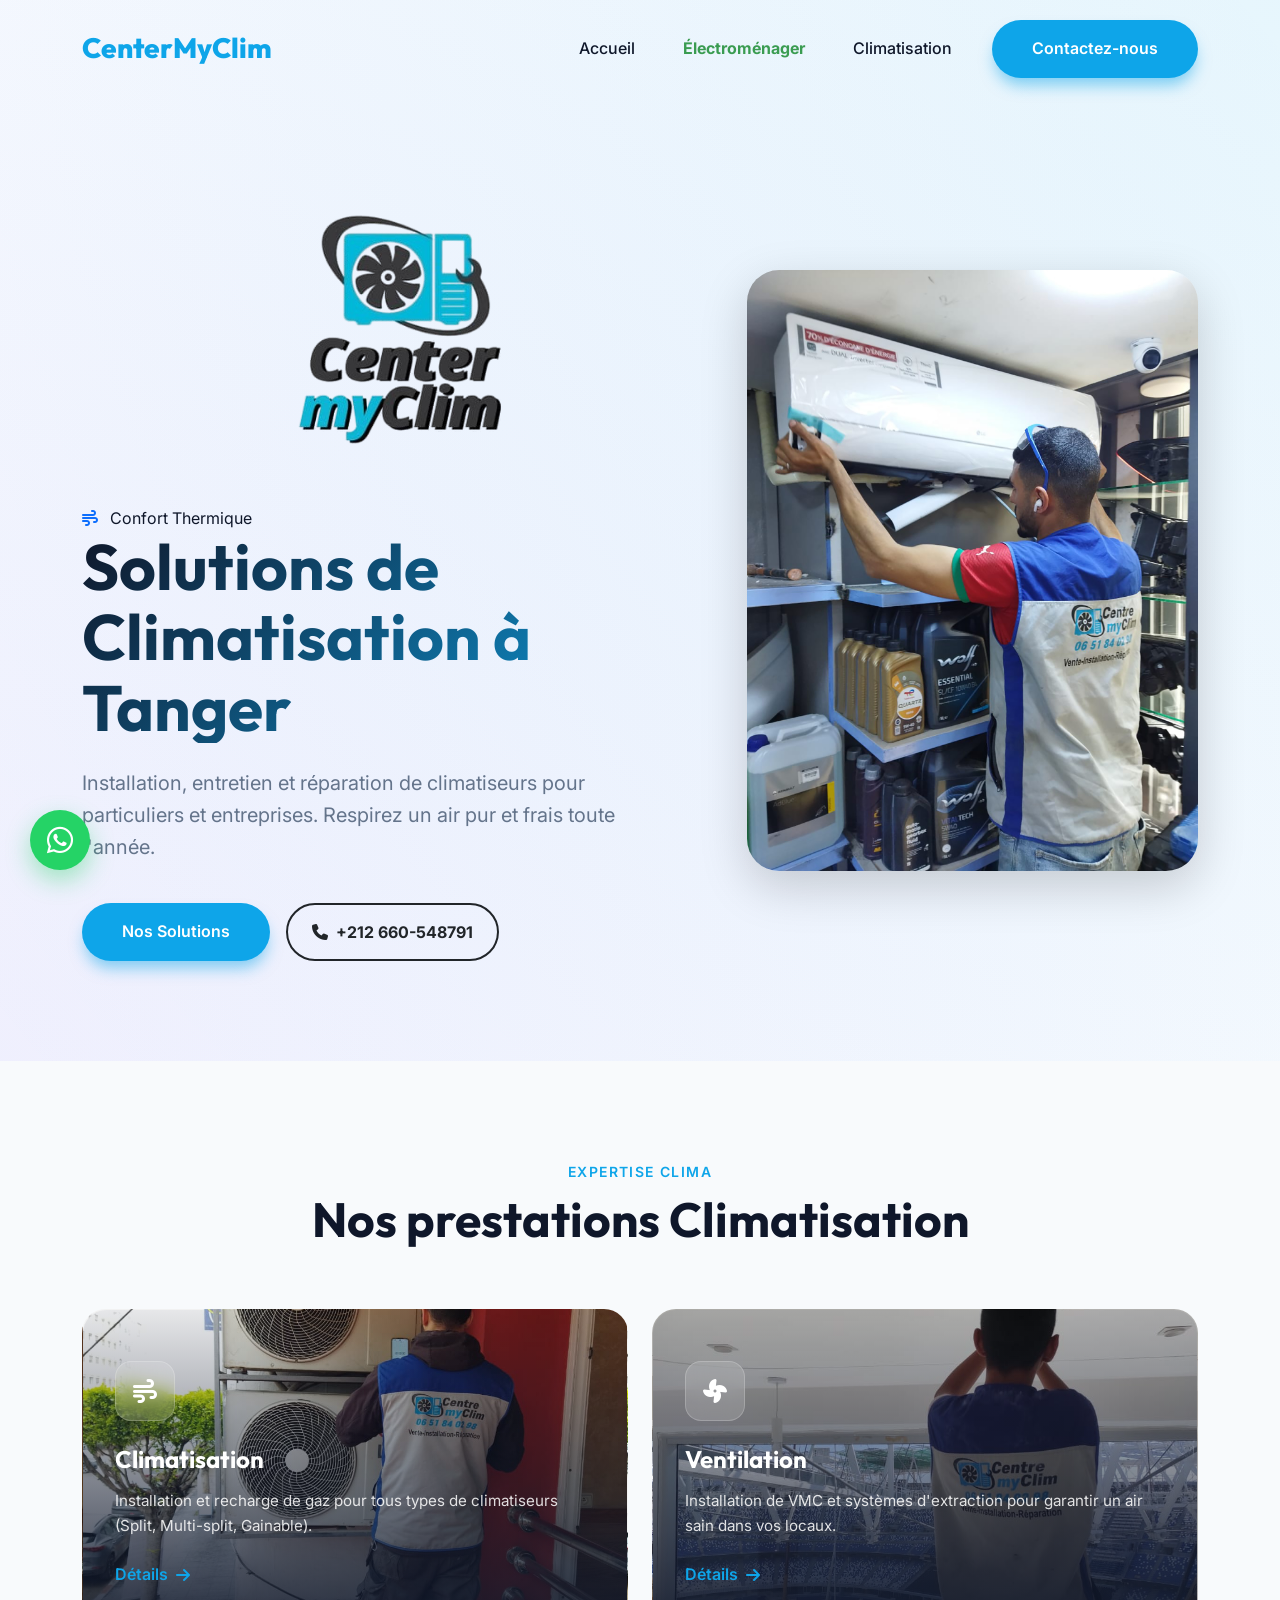
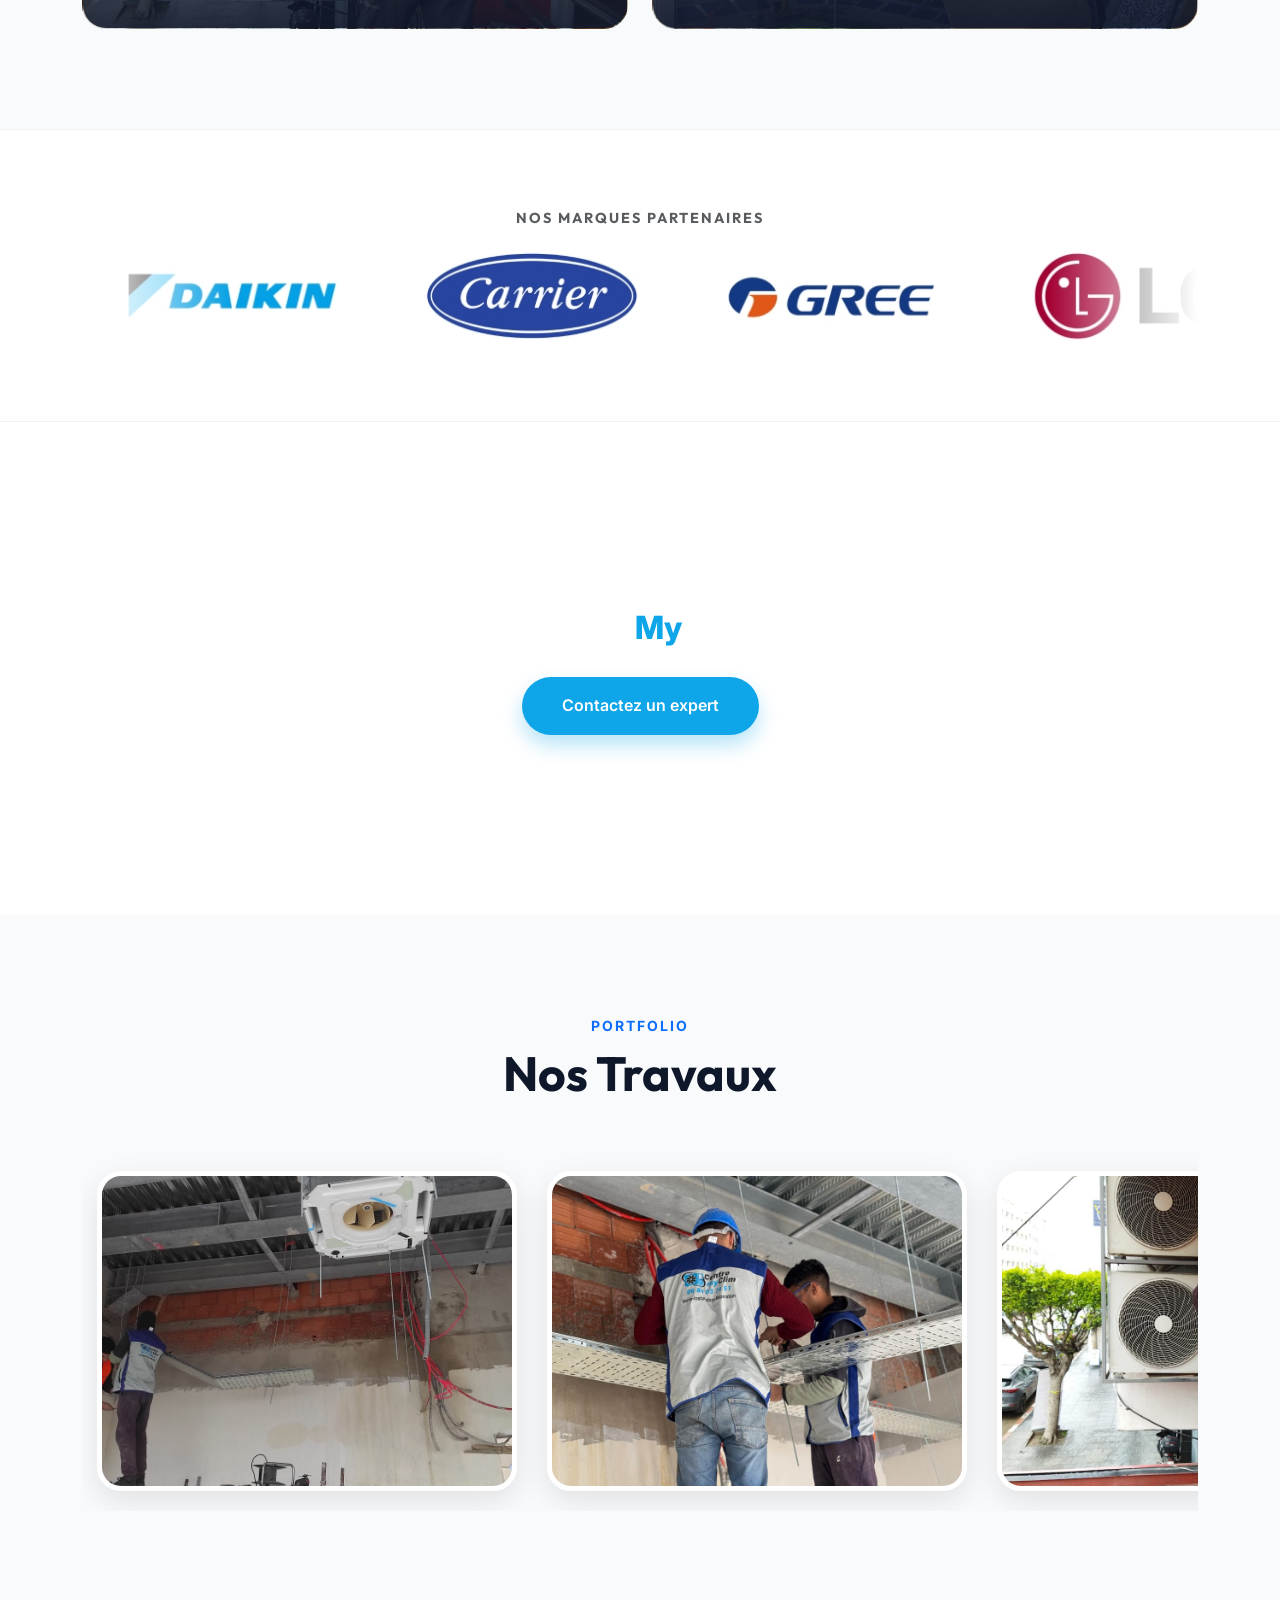
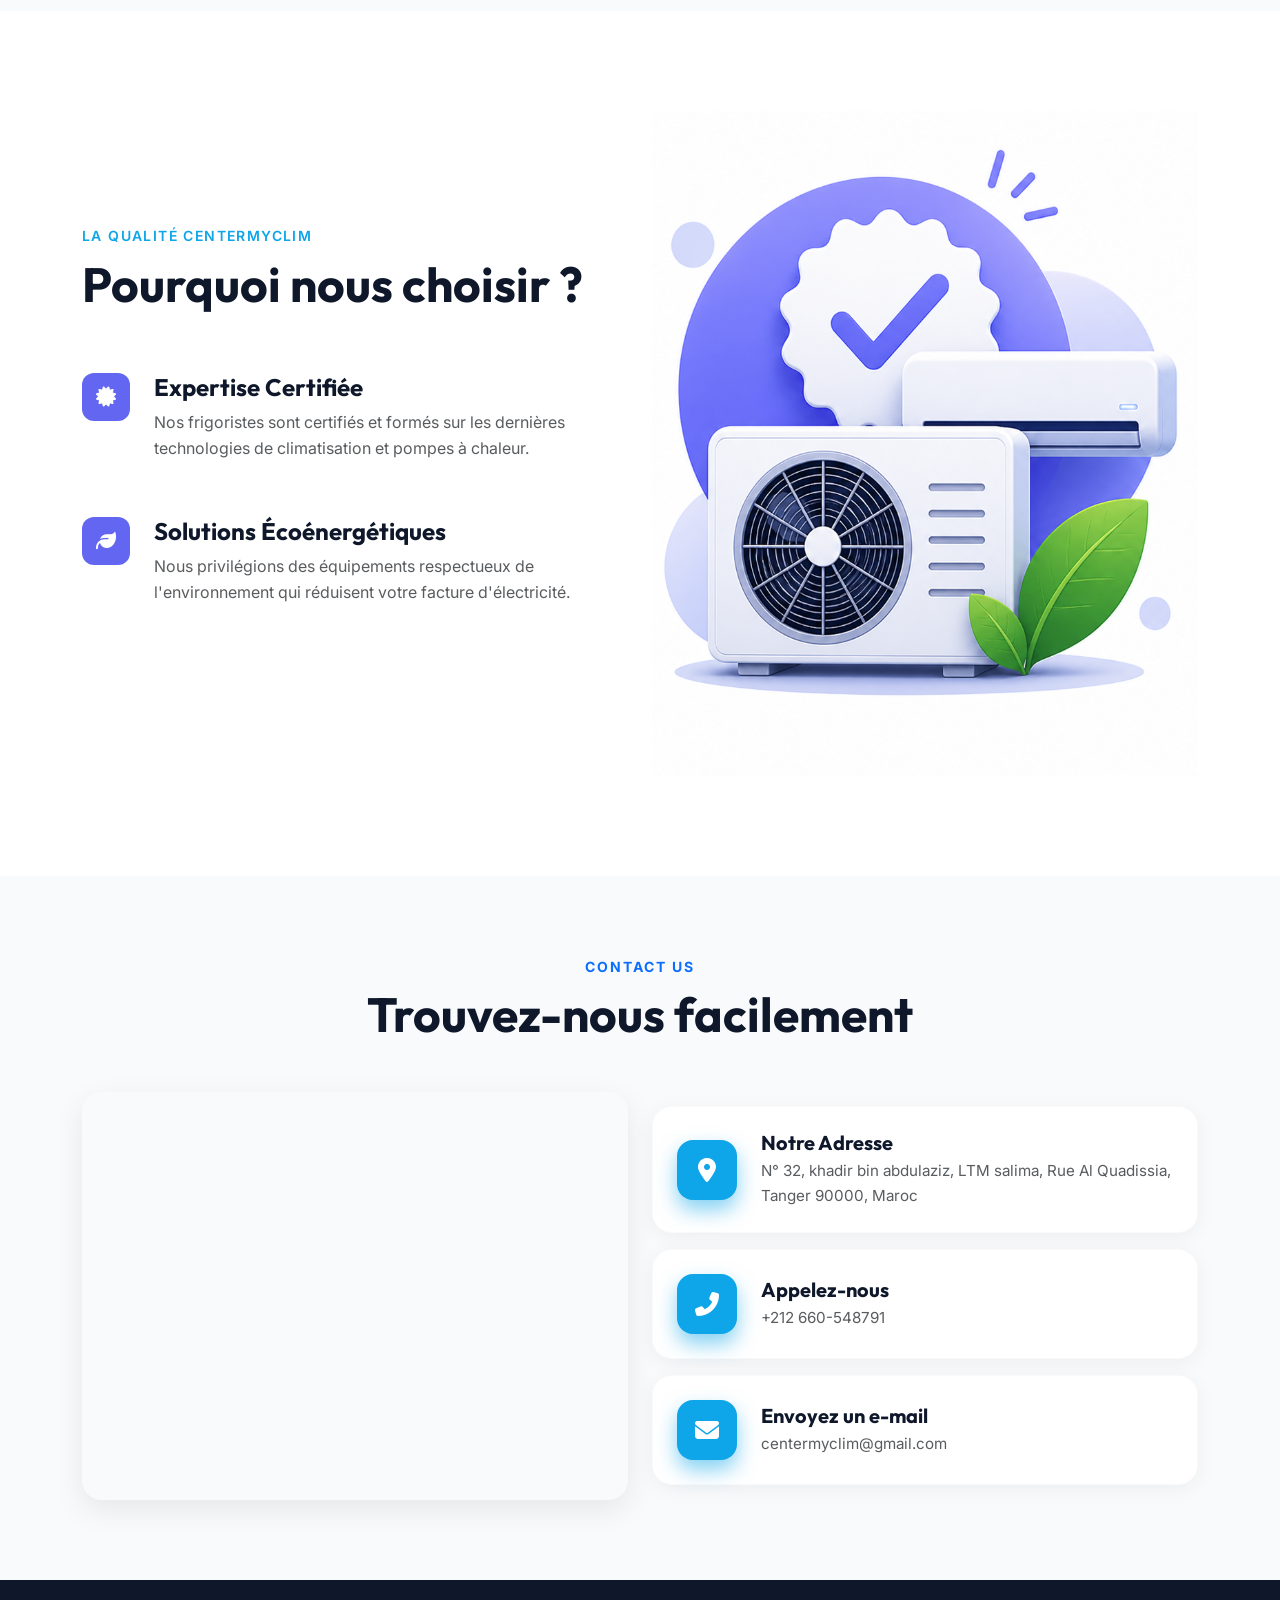
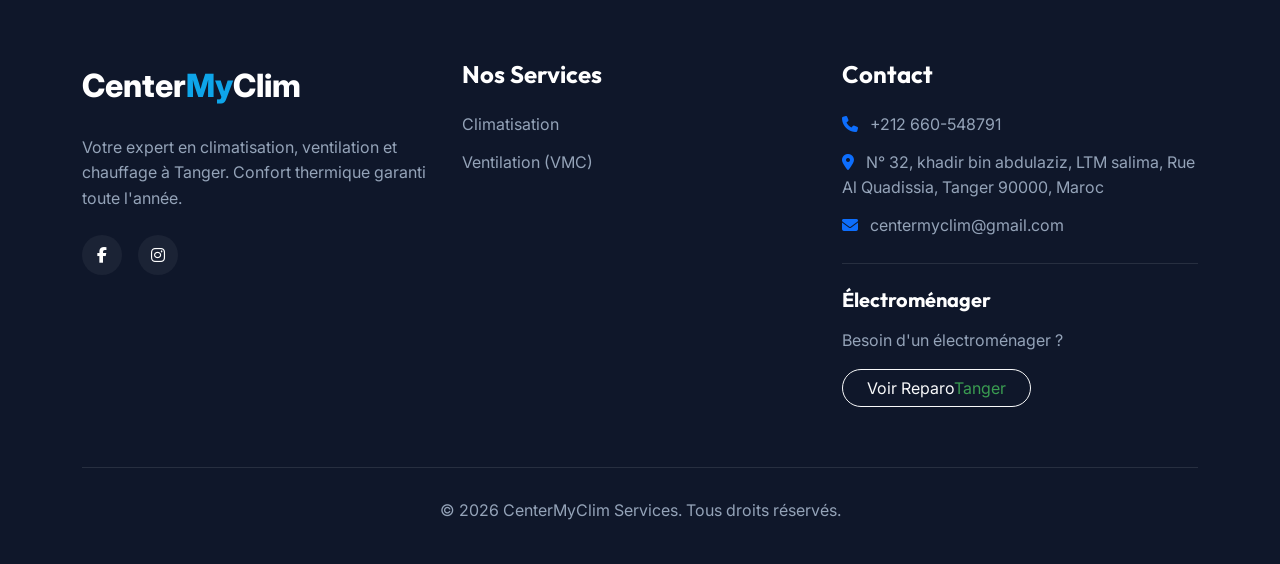
<file: index.html>
<!DOCTYPE html>
<html lang="fr">

<head>
    <meta charset="UTF-8">
    <meta name="viewport" content="width=device-width, initial-scale=1.0">
    <title>CenterMyClim | Climatisation & Ventilation à Tanger</title>
    <link href="https://cdn.jsdelivr.net/npm/bootstrap@5.3.0/dist/css/bootstrap.min.css" rel="stylesheet">
    <link rel="stylesheet" href="https://cdnjs.cloudflare.com/ajax/libs/font-awesome/6.4.0/css/all.min.css">
    <link rel="stylesheet" href="assets/css/style.css">
    <link rel="icon" type="image/png" href="assets/images/logo-climation.png">
    <link rel="apple-touch-icon" href="assets/images/logo-climation.png">
</head>

<body class="theme-clima">
    <!-- Navigation -->
    <nav class="navbar navbar-expand-lg navbar-custom fixed-top">
        <div class="container">
            <a class="navbar-brand d-flex align-items-center" href="index.html">
                <span class="brand-text-logo">Center<span>My</span>Clim</span>
                <img src="assets/images/logo-climation.png" alt="CenterMyClim Logo" class="brand-image-logo">
            </a>
            <button class="navbar-toggler border-0" type="button" data-bs-toggle="collapse" data-bs-target="#navbarNav">
                <span class="navbar-toggler-icon"></span>
            </button>
            <div class="collapse navbar-collapse" id="navbarNav">
                <ul class="navbar-nav ms-auto align-items-center">
                    <li class="nav-item"><a class="nav-link" href="index.html">Accueil</a></li>
                    <li class="nav-item"><a class="nav-link" href="reparation.html"
                            style="color: #3a9c51 !important; font-weight: 700;">Électroménager</a></li>
                    <li class="nav-item"><a class="nav-link" href="#home">Climatisation</a></li>
                    <li class="nav-item ms-lg-3">
                        <a href="index.html#contact-us-section" class="btn-primary-custom">Contactez-nous</a>
                    </li>
                </ul>
            </div>
        </div>
    </nav>

    <main>
        <!-- Hero Section -->
        <section id="home" class="hero-section">
            <div class="container">
                <div class="row align-items-center">
                    <div class="col-lg-7 hero-content animate-fade-in">
                        <img src="assets/images/logo-climation.png" alt="CenterMyClim Logo" class="hero-logo-large">
                        <span><i class="fas fa-wind me-2 text-primary"></i> Confort Thermique</span>
                        <h1>Solutions de <span>Climatisation</span> à Tanger</h1>
                        <p class="hero-description">Installation, entretien et réparation de climatiseurs pour
                            particuliers et entreprises. Respirez un air pur et frais toute l'année.</p>
                        <div class="d-flex flex-wrap gap-3">
                            <a href="#services" class="btn-primary-custom">Nos Solutions</a>
                            <a href="tel:+212 660-548791"
                                class="btn btn-outline-dark rounded-pill px-4 py-2 border-2 fw-bold d-flex align-items-center gap-2">
                                <i class="fas fa-phone"></i> +212 660-548791
                            </a>
                        </div>
                    </div>
                    <div class="col-lg-5 mt-5 mt-lg-0">
                        <div class="hero-image-wrapper">
                            <img src="assets/images/Work-img/15.jpeg" alt="Climatisation"
                                class="img-fluid rounded-5 shadow-lg" height="100%">
                        </div>
                    </div>
                </div>
            </div>
        </section>

        <!-- Services Section -->
        <section id="services" class="services-section">
            <div class="container">
                <div class="section-header text-center">
                    <span>Expertise Clima</span>
                    <h2 class="section-title">Nos prestations Climatisation</h2>
                </div>
                <div class="row g-4 justify-content-center">
                    <div class="col-md-6">
                        <div class="service-card" style="background-image: url('assets/images/Work-img/3.jpeg');">
                            <div class="service-icon"><i class="fas fa-wind"></i></div>
                            <h3>Climatisation</h3>
                            <p>Installation et recharge de gaz pour tous types de climatiseurs (Split, Multi-split,
                                Gainable).</p>
                            <a href="service-climatisation.html" class="card-link stretched-link">Détails <i
                                    class="fas fa-arrow-right"></i></a>
                        </div>
                    </div>
                    <div class="col-md-6">
                        <div class="service-card" style="background-image: url('assets/images/Work-img/13.jpeg');">
                            <div class="service-icon"><i class="fas fa-fan"></i></div>
                            <h3>Ventilation</h3>
                            <p>Installation de VMC et systèmes d'extraction pour garantir un air sain dans vos locaux.
                            </p>
                            <a href="service-ventilation.html" class="card-link stretched-link">Détails <i
                                    class="fas fa-arrow-right"></i></a>
                        </div>
                    </div>
                </div>
            </div>
        </section>

        <!-- Brands Section -->
        <section class="brands-section">
            <div class="container">
                <div class="text-center mb-4">
                    <h5 class="text-muted text-uppercase fw-bold" style="letter-spacing: 2px; font-size: 0.9rem;">Nos
                        Marques Partenaires</h5>
                </div>
                <div class="slider-container">
                    <div class="slider-track">
                        <!-- Original 11 -->
                        <div class="brand-item"><img src="assets/images/brands/DAIKIN.webp" alt="Daikin"></div>
                        <div class="brand-item"><img src="assets/images/brands/CARRIER.webp" alt="Carrier"></div>
                        <div class="brand-item"><img src="assets/images/brands/GREE.webp" alt="Gree"></div>
                        <div class="brand-item"><img src="assets/images/brands/LG.webp" alt="LG"></div>
                        <div class="brand-item"><img src="assets/images/brands/MISTSUBISHI.webp" alt="Mitsubishi"></div>
                        <div class="brand-item"><img src="assets/images/brands/TCL.webp" alt="TCL"></div>
                        <div class="brand-item"><img src="assets/images/brands/TRANE.webp" alt="Trane"></div>
                        <div class="brand-item"><img src="assets/images/brands/Toshiba.webp" alt="Toshiba"></div>
                        <div class="brand-item"><img src="assets/images/brands/ciat.webp" alt="Ciat"></div>
                        <div class="brand-item"><img src="assets/images/brands/midea.webp" alt="Midea"></div>
                        <div class="brand-item"><img src="assets/images/brands/samsung.webp" alt="Samsung"></div>

                        <!-- Duplicated 11 for loop -->
                        <div class="brand-item"><img src="assets/images/brands/DAIKIN.webp" alt="Daikin"></div>
                        <div class="brand-item"><img src="assets/images/brands/CARRIER.webp" alt="Carrier"></div>
                        <div class="brand-item"><img src="assets/images/brands/GREE.webp" alt="Gree"></div>
                        <div class="brand-item"><img src="assets/images/brands/LG.webp" alt="LG"></div>
                        <div class="brand-item"><img src="assets/images/brands/MISTSUBISHI.webp" alt="Mitsubishi"></div>
                        <div class="brand-item"><img src="assets/images/brands/TCL.webp" alt="TCL"></div>
                        <div class="brand-item"><img src="assets/images/brands/TRANE.webp" alt="Trane"></div>
                        <div class="brand-item"><img src="assets/images/brands/Toshiba.webp" alt="Toshiba"></div>
                        <div class="brand-item"><img src="assets/images/brands/ciat.webp" alt="Ciat"></div>
                        <div class="brand-item"><img src="assets/images/brands/midea.webp" alt="Midea"></div>
                        <div class="brand-item"><img src="assets/images/brands/samsung.webp" alt="Samsung"></div>
                    </div>
                </div>
            </div>
        </section>

        <!-- Parallax CTA Section -->
        <section class="cta-parallax-section" style="background-image: url('assets/images/tng-imag.webp');">
            <div class="container">
                <a href="index.html" class="footer-brand d-block mb-4">
                    Center<span>My</span>Clim
                </a>
                <a href="tel:+212 660-548791" class="btn-primary-custom">Contactez un expert</a>
            </div>
        </section>

        <!-- Nos Travaux (Work Slider) Section -->
        <section id="work" class="work-section">
            <div class="container">
                <div class="section-header text-center mb-5">
                    <span class="text-primary fw-bold text-uppercase" style="letter-spacing: 2px;">Portfolio</span>
                    <h2 class="section-title fw-bolder mt-2">Nos Travaux</h2>
                </div>
                <div class="work-slider-container">
                    <div class="work-slider-track">
                        <!-- Original 15 -->
                        <div class="work-item"><img src="assets/images/Work-img/1.jpeg" alt="Work 1"></div>
                        <div class="work-item"><img src="assets/images/Work-img/2.jpeg" alt="Work 2"></div>
                        <div class="work-item"><img src="assets/images/Work-img/3.jpeg" alt="Work 3"></div>
                        <div class="work-item"><img src="assets/images/Work-img/4.jpeg" alt="Work 4"></div>
                        <div class="work-item"><img src="assets/images/Work-img/5.jpeg" alt="Work 5"></div>
                        <div class="work-item"><img src="assets/images/Work-img/6.jpeg" alt="Work 6"></div>
                        <div class="work-item"><img src="assets/images/Work-img/7.jpeg" alt="Work 7"></div>
                        <div class="work-item"><img src="assets/images/Work-img/8.jpeg" alt="Work 8"></div>
                        <div class="work-item"><img src="assets/images/Work-img/9.jpeg" alt="Work 9"></div>
                        <div class="work-item"><img src="assets/images/Work-img/10.jpeg" alt="Work 10"></div>
                        <div class="work-item"><img src="assets/images/Work-img/11.jpeg" alt="Work 11"></div>
                        <div class="work-item"><img src="assets/images/Work-img/12.jpeg" alt="Work 12"></div>
                        <div class="work-item"><img src="assets/images/Work-img/13.jpeg" alt="Work 13"></div>
                        <div class="work-item"><img src="assets/images/Work-img/14.jpeg" alt="Work 14"></div>
                        <div class="work-item"><img src="assets/images/Work-img/15.jpeg" alt="Work 15"></div>

                        <!-- Duplicated for loop -->
                        <div class="work-item"><img src="assets/images/Work-img/1.jpeg" alt="Work 1"></div>
                        <div class="work-item"><img src="assets/images/Work-img/2.jpeg" alt="Work 2"></div>
                        <div class="work-item"><img src="assets/images/Work-img/3.jpeg" alt="Work 3"></div>
                        <div class="work-item"><img src="assets/images/Work-img/4.jpeg" alt="Work 4"></div>
                        <div class="work-item"><img src="assets/images/Work-img/5.jpeg" alt="Work 5"></div>
                        <div class="work-item"><img src="assets/images/Work-img/6.jpeg" alt="Work 6"></div>
                        <div class="work-item"><img src="assets/images/Work-img/7.jpeg" alt="Work 7"></div>
                        <div class="work-item"><img src="assets/images/Work-img/8.jpeg" alt="Work 8"></div>
                        <div class="work-item"><img src="assets/images/Work-img/9.jpeg" alt="Work 9"></div>
                        <div class="work-item"><img src="assets/images/Work-img/10.jpeg" alt="Work 10"></div>
                        <div class="work-item"><img src="assets/images/Work-img/11.jpeg" alt="Work 11"></div>
                        <div class="work-item"><img src="assets/images/Work-img/12.jpeg" alt="Work 12"></div>
                        <div class="work-item"><img src="assets/images/Work-img/13.jpeg" alt="Work 13"></div>
                        <div class="work-item"><img src="assets/images/Work-img/14.jpeg" alt="Work 14"></div>
                        <div class="work-item"><img src="assets/images/Work-img/15.jpeg" alt="Work 15"></div>
                    </div>
                </div>
            </div>
        </section>

        <!-- Features Section -->
        <section id="features" class="features-section" style="padding-bottom: 100px;">
            <div class="container">
                <div class="row align-items-center">
                    <div class="col-lg-6">
                        <div class="section-header">
                            <span>La Qualité CenterMyClim</span>
                            <h2 class="section-title">Pourquoi nous choisir ?</h2>
                        </div>
                        <div class="feature-item">
                            <div class="feature-icon"><i class="fas fa-certificate"></i></div>
                            <div>
                                <h4 class="fw-bold">Expertise Certifiée</h4>
                                <p class="text-muted">Nos frigoristes sont certifiés et formés sur les dernières
                                    technologies de climatisation et pompes à chaleur.</p>
                            </div>
                        </div>
                        <div class="feature-item">
                            <div class="feature-icon" style="background: var(--secondary);"><i class="fas fa-leaf"></i>
                            </div>
                            <div>
                                <h4 class="fw-bold">Solutions Écoénergétiques</h4>
                                <p class="text-muted">Nous privilégions des équipements respectueux de l'environnement
                                    qui réduisent votre facture d'électricité.</p>
                            </div>
                        </div>
                    </div>
                    <div class="col-lg-6 mt-5 mt-lg-0">
                        <img src="assets/images/clim-img.png" alt="Technicien Climatisation" width="100%">
                    </div>
                </div>
            </div>
        </section>
        <!-- Contact Us Section -->
        <section class="contact-us-section" id="contact-us-section">
            <div class="container">
                <div class="section-header text-center mb-5">
                    <span class="text-primary fw-bold text-uppercase" style="letter-spacing: 2px;">CONTACT US</span>
                    <h2 class="section-title fw-bolder mt-2">Trouvez-nous facilement</h2>
                </div>
                <div class="row g-4 align-items-center">
                    <!-- Map Column -->
                    <div class="col-lg-6">
                        <div class="map-container">
                            <iframe
                                src="https://maps.google.com/maps?q=Center%20My%20Clim,%20Tanger&t=&z=15&ie=UTF8&iwloc=&output=embed"
                                width="100%" height="400" style="border:0;" allowfullscreen="" loading="lazy"
                                referrerpolicy="no-referrer-when-downgrade"></iframe>
                        </div>
                    </div>
                    <!-- Contact Info Column -->
                    <div class="col-lg-6">
                        <div class="d-flex flex-column gap-3">
                            <!-- Card 1 -->
                            <div class="contact-card d-flex align-items-center">
                                <div class="contact-icon-box me-4">
                                    <i class="fas fa-map-marker-alt"></i>
                                </div>
                                <div>
                                    <h5 class="fw-bold mb-1" style="color: var(--text-main);">Notre Adresse</h5>
                                    <p class="text-muted mb-0" style="font-size: 0.95rem;">N° 32, khadir bin abdulaziz,
                                        LTM salima, Rue Al Quadissia, Tanger 90000, Maroc</p>
                                </div>
                            </div>
                            <!-- Card 2 -->
                            <div class="contact-card d-flex align-items-center">
                                <div class="contact-icon-box me-4">
                                    <i class="fas fa-phone-alt"></i>
                                </div>
                                <div>
                                    <h5 class="fw-bold mb-1" style="color: var(--text-main);">Appelez-nous</h5>
                                    <p class="text-muted mb-0" style="font-size: 0.95rem;">+212 660-548791</p>
                                </div>
                            </div>
                            <!-- Card 3 -->
                            <div class="contact-card d-flex align-items-center">
                                <div class="contact-icon-box me-4">
                                    <i class="fas fa-envelope"></i>
                                </div>
                                <div>
                                    <h5 class="fw-bold mb-1" style="color: var(--text-main);">Envoyez un e-mail</h5>
                                    <p class="text-muted mb-0" style="font-size: 0.95rem;">centermyclim@gmail.com</p>
                                </div>
                            </div>
                        </div>
                    </div>
                </div>
            </div>
        </section>
    </main>

    <footer id="contact" class="footer-section">
        <div class="container">
            <div class="row gy-5">
                <div class="col-lg-4">
                    <a href="index.html" class="footer-brand d-block mb-4">
                        Center<span>My</span>Clim
                    </a>

                    <p class="mb-4 text-start">Votre expert en climatisation, ventilation et chauffage à Tanger. Confort
                        thermique garanti toute l'année.</p>
                    <div class="social-links d-flex justify-content-start">
                        <a href="#"><i class="fab fa-facebook-f"></i></a>
                        <a href="#"><i class="fab fa-instagram"></i></a>
                    </div>
                </div>
                <div class="col-lg-4 col-md-6 text-start">
                    <h4>Nos Services</h4>
                    <ul class="footer-links" style="padding-left: 0;">
                        <li><a href="service-climatisation.html">Climatisation</a></li>
                        <li><a href="service-ventilation.html">Ventilation (VMC)</a></li>
                    </ul>
                </div>
                <div class="col-lg-4 col-md-6 text-start">
                    <h4>Contact</h4>
                    <ul class="footer-links mb-4" style="padding-left: 0;">
                        <li><a href="tel:+212 660-548791"><i class="fas fa-phone me-2 text-primary"></i> +212
                                660-548791</a></li>
                        <li><i class="fas fa-map-marker-alt me-2 text-primary"></i> N° 32, khadir bin abdulaziz, LTM
                            salima, Rue Al Quadissia, Tanger 90000, Maroc</li>
                        <li><i class="fas fa-envelope me-2 text-primary"></i> centermyclim@gmail.com</li>
                    </ul>
                    <div class="mt-4 pt-4 border-top border-secondary"
                        style="border-color: rgba(255,255,255,0.1) !important;">
                        <h5 class="text-white mb-3">Électroménager</h5>
                        <p class="mb-3">Besoin d'un électroménager ?</p>
                        <a href="reparation.html" class="btn btn-outline-light rounded-pill px-4">Voir Reparo<span
                                style="color: #3a9c51;">Tanger</span></a>
                    </div>
                </div>
            </div>
            <div class="footer-bottom text-center">
                <p class="mb-0">&copy; 2026 CenterMyClim Services. Tous droits réservés.</p>
            </div>
        </div>
    </footer>

    <a href="https://wa.me/212660548791" class="whatsapp-float" target="_blank">
        <i class="fab fa-whatsapp"></i>
    </a>
    <script src="https://cdn.jsdelivr.net/npm/bootstrap@5.3.0/dist/js/bootstrap.bundle.min.js"></script>
    <script>
        window.addEventListener('scroll', function () {
            if (window.scrollY > 50) {
                document.querySelector('.navbar-custom').classList.add('scrolled');
            } else {
                document.querySelector('.navbar-custom').classList.remove('scrolled');
            }
        });
    </script>
</body>

</html>
</file>
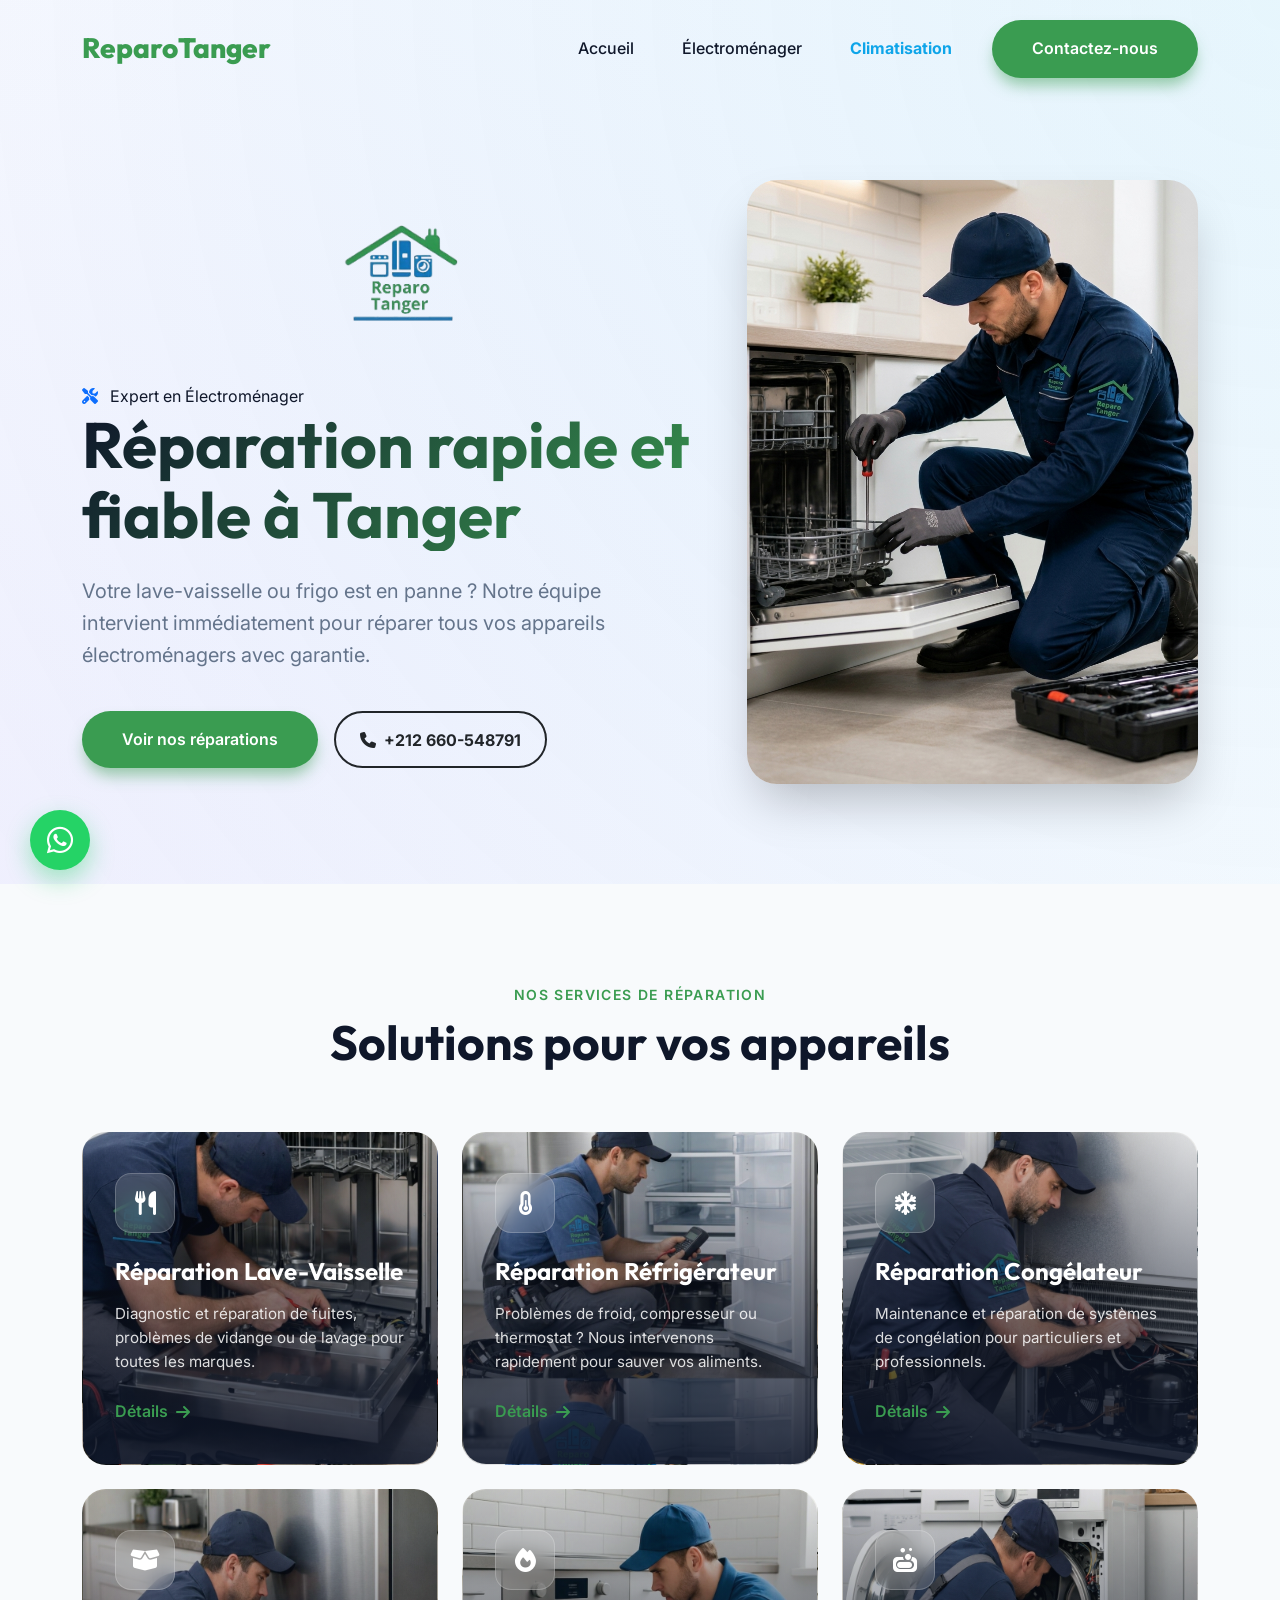
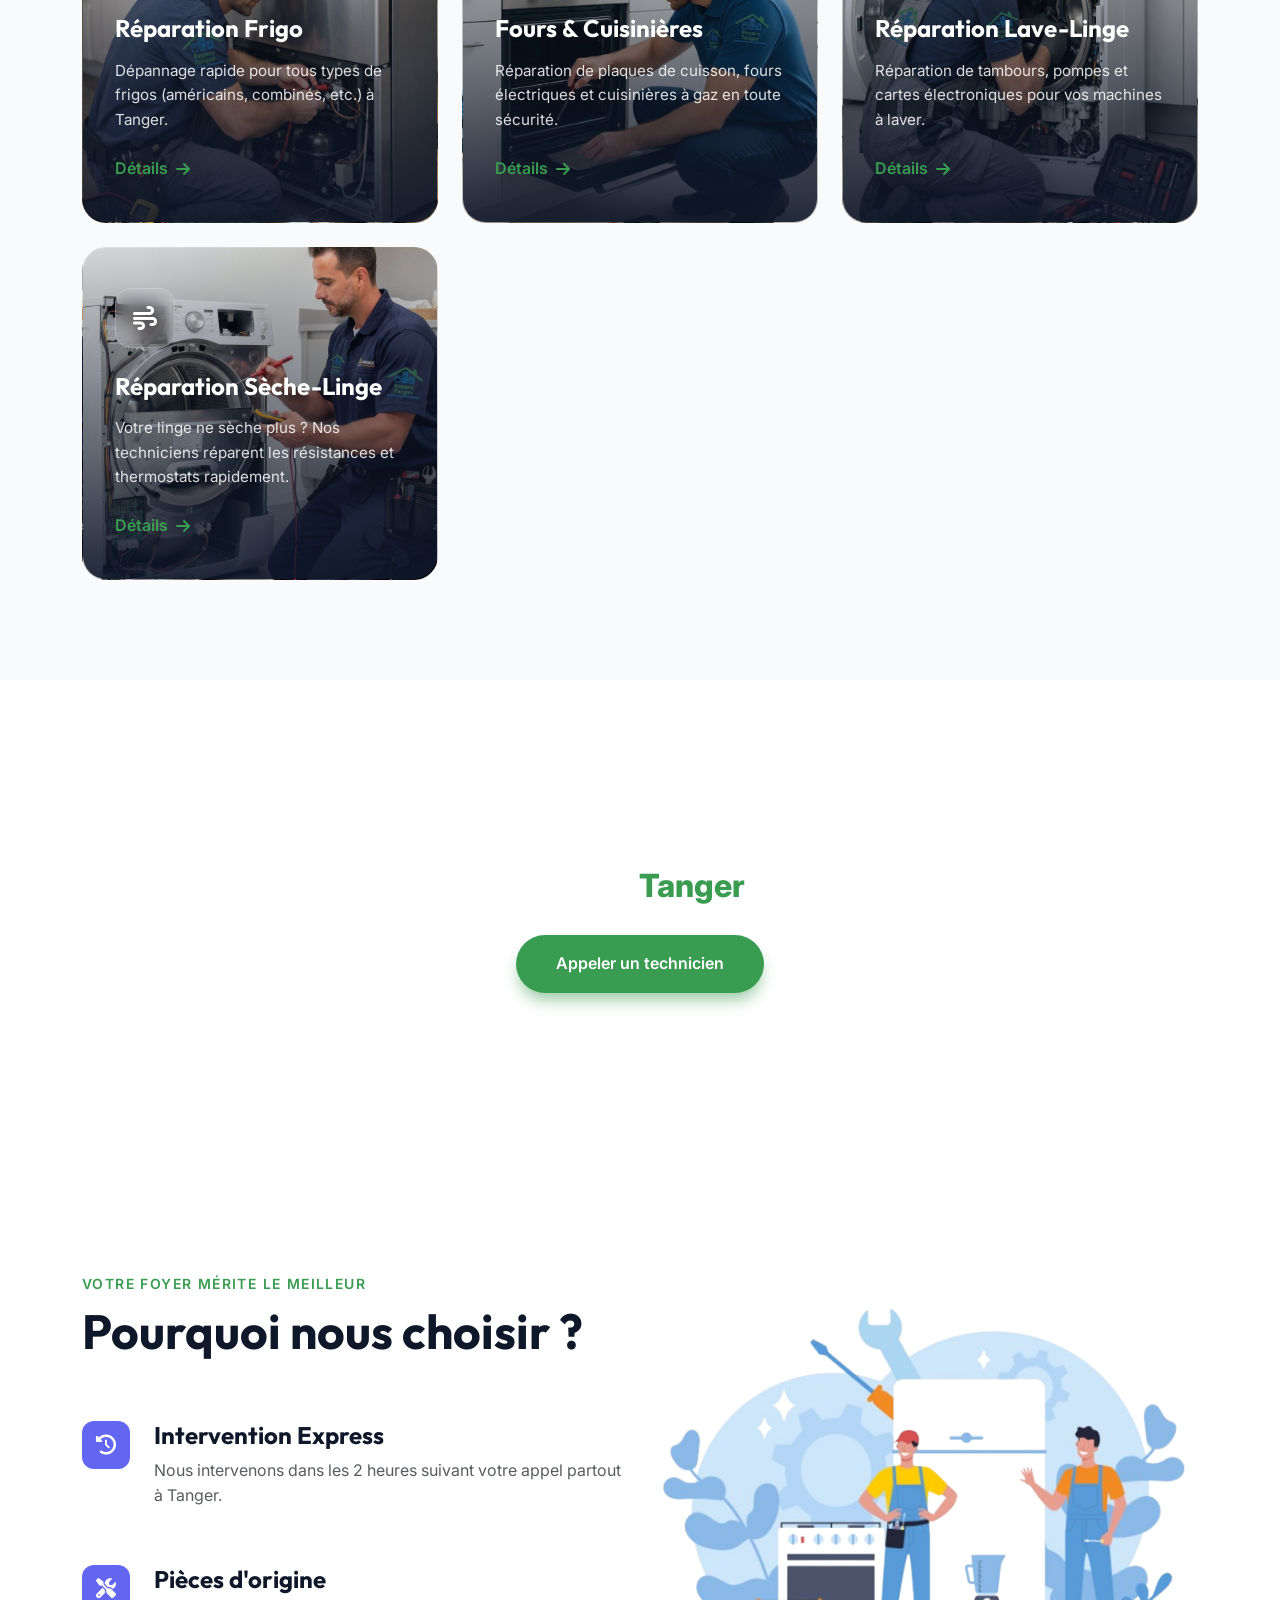
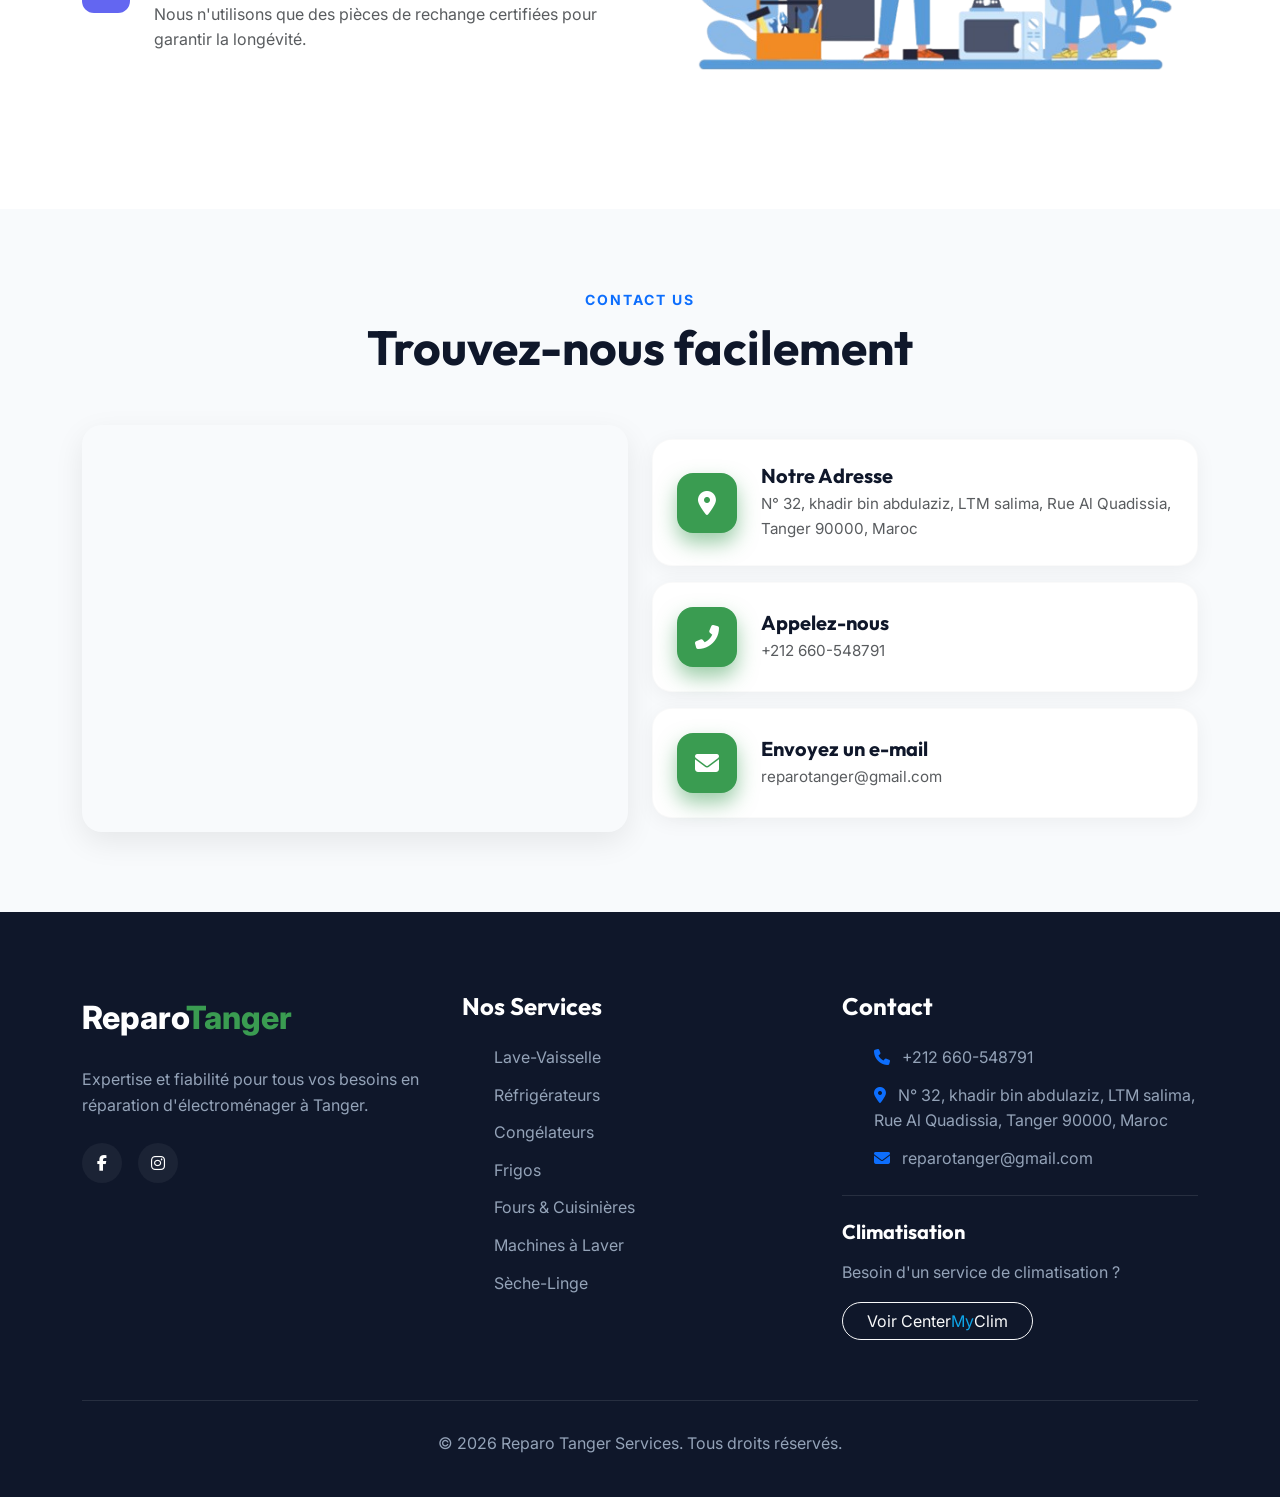
<file: reparation.html>
<!DOCTYPE html>
<html lang="fr">

<head>
    <meta charset="UTF-8">
    <meta name="viewport" content="width=device-width, initial-scale=1.0">
    <title>Reparo Tanger | Réparation d'Électroménager à Tanger</title>
    <meta name="description"
        content="Services professionnels de réparation d'électroménager à Tanger. Lave-vaisselle, réfrigérateur, congélateur, four et plus. Intervention rapide.">
    <link href="https://cdn.jsdelivr.net/npm/bootstrap@5.3.0/dist/css/bootstrap.min.css" rel="stylesheet">
    <link rel="stylesheet" href="https://cdnjs.cloudflare.com/ajax/libs/font-awesome/6.4.0/css/all.min.css">
    <link rel="stylesheet" href="assets/css/style.css">
    <link rel="icon" type="image/png" href="assets/images/reparo-tanger-logo.png">
    <link rel="apple-touch-icon" href="assets/images/reparo-tanger-logo.png">
</head>

<body class="theme-repair">
    <!-- Navigation -->
    <nav class="navbar navbar-expand-lg navbar-custom fixed-top">
        <div class="container">
            <a class="navbar-brand d-flex align-items-center" href="reparation.html">
                <span class="brand-text-logo">Reparo<span>Tanger</span></span>
                <img src="assets/images/reparo-tanger-logo.png" alt="Reparo Tanger Logo" class="brand-image-logo">
            </a>
            <button class="navbar-toggler border-0" type="button" data-bs-toggle="collapse" data-bs-target="#navbarNav">
                <span class="navbar-toggler-icon"></span>
            </button>
            <div class="collapse navbar-collapse" id="navbarNav">
                <ul class="navbar-nav ms-auto align-items-center">
                    <li class="nav-item"><a class="nav-link" href="#home">Accueil</a></li>
                    <li class="nav-item"><a class="nav-link" href="#services">Électroménager</a></li>
                    <li class="nav-item"><a class="nav-link" href="index.html"
                            style="color: #0ea5e9 !important; font-weight: 700;">Climatisation</a></li>
                    <li class="nav-item ms-lg-3">
                        <a href="#contact-us-section" class="btn-primary-custom">Contactez-nous</a>
                    </li>
                </ul>
            </div>
        </div>
    </nav>

    <main>
        <!-- Hero Section -->
        <section id="home" class="hero-section">
            <div class="container">
                <div class="row align-items-center">
                    <div class="col-lg-7 hero-content animate-fade-in">
                        <img src="assets/images/reparo-tanger-logo.png" alt="Reparo Tanger Logo"
                            class="hero-logo-large">
                        <span><i class="fas fa-tools me-2 text-primary"></i> Expert en Électroménager</span>
                        <h1>Réparation rapide et <span>fiable</span> à Tanger</h1>
                        <p class="hero-description">Votre lave-vaisselle ou frigo est en panne ? Notre équipe intervient
                            immédiatement pour réparer tous vos appareils électroménagers avec garantie.</p>
                        <div class="d-flex flex-wrap gap-3">
                            <a href="#services" class="btn-primary-custom">Voir nos réparations</a>
                            <a href="tel:+212 660-548791"
                                class="btn btn-outline-dark rounded-pill px-4 py-2 border-2 fw-bold d-flex align-items-center gap-2">
                                <i class="fas fa-phone"></i> +212 660-548791
                            </a>
                        </div>
                    </div>
                    <div class="col-lg-5 mt-5 mt-lg-0">
                        <div class="hero-image-wrapper">
                            <img src="assets/images/reparo-tng-img.jpeg" alt="Réparation Électroménager">
                        </div>
                    </div>
                </div>
            </div>
        </section>

        <!-- Services Section -->
        <section id="services" class="services-section">
            <div class="container">
                <div class="section-header text-center">
                    <span>Nos services de réparation</span>
                    <h2 class="section-title">Solutions pour vos appareils</h2>
                </div>
                <div class="row g-4">
                    <!-- Dishwasher -->
                    <div class="col-md-6 col-lg-4">
                        <div class="service-card"
                            style="background-image: url('assets/images/lave-vaisselle-img.jpeg');">
                            <div class="service-icon"><i class="fas fa-utensils"></i></div>
                            <h3>Réparation Lave-Vaisselle</h3>
                            <p>Diagnostic et réparation de fuites, problèmes de vidange ou de lavage pour toutes les
                                marques.</p>
                            <a href="service-lave-vaisselle.html" class="card-link stretched-link">Détails <i
                                    class="fas fa-arrow-right"></i></a>
                        </div>
                    </div>
                    <!-- Refrigerator -->
                    <div class="col-md-6 col-lg-4">
                        <div class="service-card" style="background-image: url('assets/images/refrigerateur-img.jpeg');">
                            <div class="service-icon"><i class="fas fa-thermometer-half"></i></div>
                            <h3>Réparation Réfrigérateur</h3>
                            <p>Problèmes de froid, compresseur ou thermostat ? Nous intervenons rapidement pour sauver
                                vos aliments.</p>
                            <a href="service-refrigerateurs.html" class="card-link stretched-link">Détails <i
                                    class="fas fa-arrow-right"></i></a>
                        </div>
                    </div>
                    <!-- Freezer -->
                    <div class="col-md-6 col-lg-4">
                        <div class="service-card" style="background-image: url('assets/images/congelateur-img.jpeg');">
                            <div class="service-icon"><i class="fas fa-snowflake"></i></div>
                            <h3>Réparation Congélateur</h3>
                            <p>Maintenance et réparation de systèmes de congélation pour particuliers et professionnels.
                            </p>
                            <a href="service-congelateurs.html" class="card-link stretched-link">Détails <i
                                    class="fas fa-arrow-right"></i></a>
                        </div>
                    </div>
                    <!-- Fridge -->
                    <div class="col-md-6 col-lg-4">
                        <div class="service-card" style="background-image: url('assets/images/frigo-img.jpeg');">
                            <div class="service-icon"><i class="fas fa-box-open"></i></div>
                            <h3>Réparation Frigo</h3>
                            <p>Dépannage rapide pour tous types de frigos (américains, combinés, etc.) à Tanger.</p>
                            <a href="service-frigos.html" class="card-link stretched-link">Détails <i
                                    class="fas fa-arrow-right"></i></a>
                        </div>
                    </div>
                    <!-- Oven & Stove -->
                    <div class="col-md-6 col-lg-4">
                        <div class="service-card"
                            style="background-image: url('assets/images/four-electrique-img.jpeg');">
                            <div class="service-icon"><i class="fas fa-fire"></i></div>
                            <h3>Fours & Cuisinières</h3>
                            <p>Réparation de plaques de cuisson, fours électriques et cuisinières à gaz en toute
                                sécurité.</p>
                            <a href="service-four-cuisinieres.html" class="card-link stretched-link">Détails <i
                                    class="fas fa-arrow-right"></i></a>
                        </div>
                    </div>
                    <!-- Washing Machine -->
                    <div class="col-md-6 col-lg-4">
                        <div class="service-card" style="background-image: url('assets/images/machine-laver-img.jpeg');">
                            <div class="service-icon"><i class="fas fa-soap"></i></div>
                            <h3>Réparation Lave-Linge</h3>
                            <p>Réparation de tambours, pompes et cartes électroniques pour vos machines à laver.</p>
                            <a href="service-machine-a-laver.html" class="card-link stretched-link">Détails <i
                                    class="fas fa-arrow-right"></i></a>
                        </div>
                    </div>
                    <!-- Dryer -->
                    <div class="col-md-6 col-lg-4">
                        <div class="service-card" style="background-image: url('assets/images/seche-linge-img.jpeg');">
                            <div class="service-icon"><i class="fas fa-wind"></i></div>
                            <h3>Réparation Sèche-Linge</h3>
                            <p>Votre linge ne sèche plus ? Nos techniciens réparent les résistances et thermostats
                                rapidement.</p>
                            <a href="service-seche-linge.html" class="card-link stretched-link">Détails <i
                                    class="fas fa-arrow-right"></i></a>
                        </div>
                    </div>
                </div>
            </div>
        </section>

        <!-- Parallax CTA Section -->
        <section class="cta-parallax-section" style="background-image: url('assets/images/tng-imag.webp');">
            <div class="container">
                <a href="reparation.html" class="footer-brand d-block mb-4">
                    Reparo<span>Tanger</span>
                </a>
                <a href="tel:+212 660-548791" class="btn-primary-custom">Appeler un technicien</a>
            </div>
        </section>

        <!-- Features Section -->
        <section id="features" class="features-section">
            <div class="container">
                <div class="row align-items-center">
                    <div class="col-lg-6">
                        <div class="section-header">
                            <span>Votre foyer mérite le meilleur</span>
                            <h2 class="section-title">Pourquoi nous choisir ?</h2>
                        </div>
                        <div class="feature-item">
                            <div class="feature-icon"><i class="fas fa-history"></i></div>
                            <div>
                                <h4 class="fw-bold">Intervention Express</h4>
                                <p class="text-muted">Nous intervenons dans les 2 heures suivant votre appel partout à
                                    Tanger.</p>
                            </div>
                        </div>
                        <div class="feature-item">
                            <div class="feature-icon" style="background: var(--secondary);"><i class="fas fa-tools"></i>
                            </div>
                            <div>
                                <h4 class="fw-bold">Pièces d'origine</h4>
                                <p class="text-muted">Nous n'utilisons que des pièces de rechange certifiées pour
                                    garantir la longévité.</p>
                            </div>
                        </div>
                    </div>
                    <div class="col-lg-6">
                        <img src="assets/images/Repair-img.png" width="100%" alt="Cuisine propre">
                    </div>
                </div>
            </div>
        </section>
        <!-- Contact Us Section -->
        <section class="contact-us-section" id="contact-us-section">
            <div class="container">
                <div class="section-header text-center mb-5">
                    <span class="text-primary fw-bold text-uppercase" style="letter-spacing: 2px;">CONTACT US</span>
                    <h2 class="section-title fw-bolder mt-2">Trouvez-nous facilement</h2>
                </div>
                <div class="row g-4 align-items-center">
                    <!-- Map Column -->
                    <div class="col-lg-6">
                        <div class="map-container">
                            <iframe
                                src="https://maps.google.com/maps?q=Center%20My%20Clim,%20Tanger&t=&z=15&ie=UTF8&iwloc=&output=embed"
                                width="100%" height="400" style="border:0;" allowfullscreen="" loading="lazy"
                                referrerpolicy="no-referrer-when-downgrade"></iframe>
                        </div>
                    </div>
                    <!-- Contact Info Column -->
                    <div class="col-lg-6">
                        <div class="d-flex flex-column gap-3">
                            <!-- Card 1 -->
                            <div class="contact-card d-flex align-items-center">
                                <div class="contact-icon-box me-4">
                                    <i class="fas fa-map-marker-alt"></i>
                                </div>
                                <div>
                                    <h5 class="fw-bold mb-1" style="color: var(--text-main);">Notre Adresse</h5>
                                    <p class="text-muted mb-0" style="font-size: 0.95rem;">N° 32, khadir bin abdulaziz,
                                        LTM salima, Rue Al Quadissia, Tanger 90000, Maroc</p>
                                </div>
                            </div>
                            <!-- Card 2 -->
                            <div class="contact-card d-flex align-items-center">
                                <div class="contact-icon-box me-4">
                                    <i class="fas fa-phone-alt"></i>
                                </div>
                                <div>
                                    <h5 class="fw-bold mb-1" style="color: var(--text-main);">Appelez-nous</h5>
                                    <p class="text-muted mb-0" style="font-size: 0.95rem;">+212 660-548791</p>
                                </div>
                            </div>
                            <!-- Card 3 -->
                            <div class="contact-card d-flex align-items-center">
                                <div class="contact-icon-box me-4">
                                    <i class="fas fa-envelope"></i>
                                </div>
                                <div>
                                    <h5 class="fw-bold mb-1" style="color: var(--text-main);">Envoyez un e-mail</h5>
                                    <p class="text-muted mb-0" style="font-size: 0.95rem;">reparotanger@gmail.com</p>
                                </div>
                            </div>
                        </div>
                    </div>
                </div>
            </div>
        </section>
    </main>

    <!-- Footer -->
    <footer id="contact" class="footer-section">
        <div class="container">
            <div class="row gy-5">
                <div class="col-lg-4">
                    <a href="reparation.html" class="footer-brand d-block mb-4">
                        Reparo<span>Tanger</span>
                    </a>
                    <p class="mb-4">Expertise et fiabilité pour tous vos besoins en réparation d'électroménager à
                        Tanger.</p>
                    <div class="social-links">
                        <a href="#"><i class="fab fa-facebook-f"></i></a>
                        <a href="#"><i class="fab fa-instagram"></i></a>
                    </div>
                </div>
                <div class="col-lg-4 col-md-6">
                    <h4>Nos Services</h4>
                    <ul class="footer-links">
                        <li><a href="service-lave-vaisselle.html">Lave-Vaisselle</a></li>
                        <li><a href="service-refrigerateurs.html">Réfrigérateurs</a></li>
                        <li><a href="service-congelateurs.html">Congélateurs</a></li>
                        <li><a href="service-frigos.html">Frigos</a></li>
                        <li><a href="service-four-cuisinieres.html">Fours & Cuisinières</a></li>
                        <li><a href="service-machine-a-laver.html">Machines à Laver</a></li>
                        <li><a href="service-seche-linge.html">Sèche-Linge</a></li>
                    </ul>
                </div>
                <div class="col-lg-4 col-md-6">
                    <h4>Contact</h4>
                    <ul class="footer-links mb-4">
                        <li><a href="tel:+212 660-548791"><i class="fas fa-phone me-2 text-primary"></i> +212
                                660-548791</a></li>
                        <li><i class="fas fa-map-marker-alt me-2 text-primary"></i> N° 32, khadir bin abdulaziz, LTM
                            salima, Rue Al Quadissia, Tanger 90000, Maroc</li>
                        <li><i class="fas fa-envelope me-2 text-primary"></i> reparotanger@gmail.com</li>
                    </ul>
                    <div class="mt-4 pt-4 border-top border-secondary"
                        style="border-color: rgba(255,255,255,0.1) !important;">
                        <h5 class="text-white mb-3">Climatisation</h5>
                        <p class="mb-3">Besoin d'un service de climatisation ?</p>
                        <a href="index.html" class="btn btn-outline-light rounded-pill px-4">Voir
                            Center<span style="color: #0ea5e9;">My</span>Clim</a>
                    </div>
                </div>
            </div>
            <div class="footer-bottom">
                <p class="mb-0">&copy; 2026 Reparo Tanger Services. Tous droits réservés.</p>
            </div>
        </div>
    </footer>

    <a href="https://wa.me/212660548791" class="whatsapp-float" target="_blank">
        <i class="fab fa-whatsapp"></i>
    </a>
    <script src="https://cdn.jsdelivr.net/npm/bootstrap@5.3.0/dist/js/bootstrap.bundle.min.js"></script>
    <script>
        window.addEventListener('scroll', function () {
            if (window.scrollY > 50) {
                document.querySelector('.navbar-custom').classList.add('scrolled');
            } else {
                document.querySelector('.navbar-custom').classList.remove('scrolled');
            }
        });
    </script>
</body>

</html>
</file>
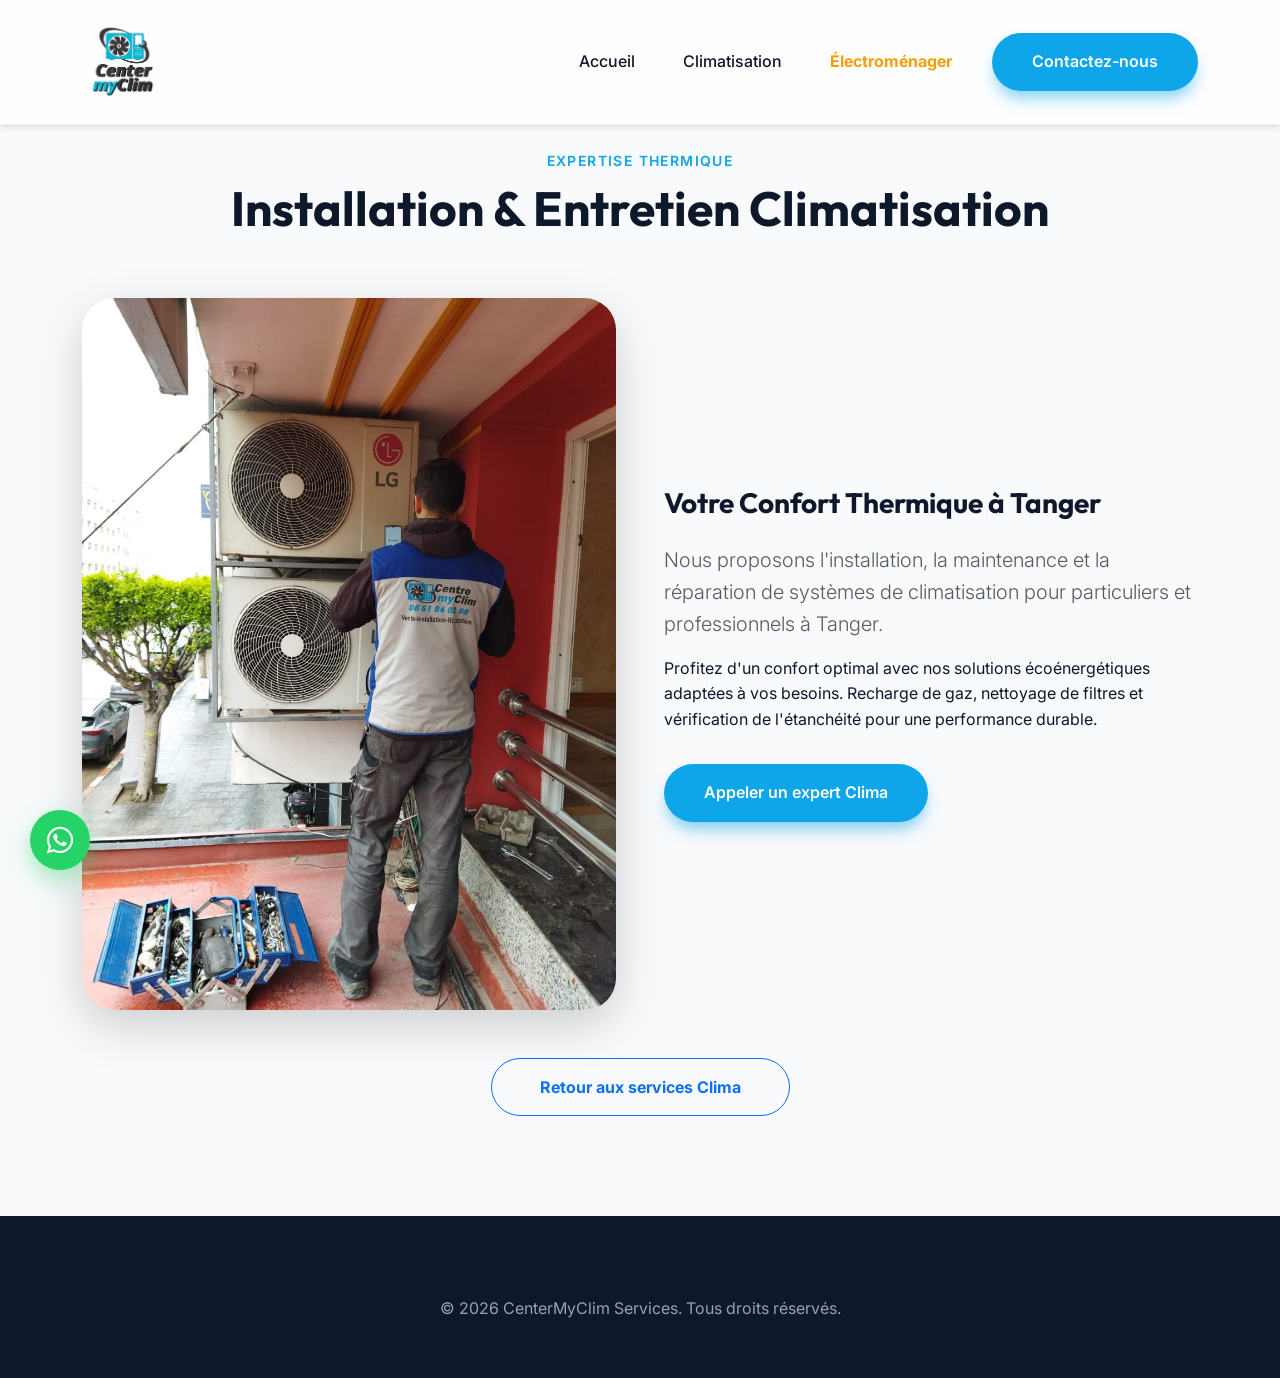
<file: service-climatisation.html>
<!DOCTYPE html>
<html lang="fr">

<head>
    <meta charset="UTF-8">
    <meta name="viewport" content="width=device-width, initial-scale=1.0">
    <title>Climatisation | CenterMyClim Tanger</title>
    <link href="https://cdn.jsdelivr.net/npm/bootstrap@5.3.0/dist/css/bootstrap.min.css" rel="stylesheet">
    <link rel="stylesheet" href="https://cdnjs.cloudflare.com/ajax/libs/font-awesome/6.4.0/css/all.min.css">
    <link rel="stylesheet" href="assets/css/style.css">
    <link rel="icon" type="image/png" href="assets/images/logo-climation.png">
    <link rel="apple-touch-icon" href="assets/images/logo-climation.png">
</head>

<body class="theme-clima">
    <nav class="navbar navbar-expand-lg navbar-custom fixed-top scrolled">
        <div class="container">
            <a class="navbar-brand d-flex align-items-center" href="index.html">
                <span class="brand-text-logo">Center<span>My</span>Clim</span>
                <img src="assets/images/logo-climation.png" alt="CenterMyClim Logo" class="brand-image-logo">
            </a>
            <button class="navbar-toggler border-0" type="button" data-bs-toggle="collapse" data-bs-target="#navbarNav">
                <span class="navbar-toggler-icon"></span>
            </button>
            <div class="collapse navbar-collapse" id="navbarNav">
                <ul class="navbar-nav ms-auto align-items-center">
                    <li class="nav-item"><a class="nav-link" href="index.html">Accueil</a></li>
                    <li class="nav-item"><a class="nav-link" href="index.html#services">Climatisation</a></li>
                    <li class="nav-item"><a class="nav-link" href="reparation.html"
                            style="color: #f59e0b !important; font-weight: 700;">Électroménager</a></li>
                    <li class="nav-item ms-lg-3">
                        <a href="index.html#contact-us-section" class="btn-primary-custom">Contactez-nous</a>
                    </li>
                </ul>
            </div>
        </div>
    </nav>

    <main>
        <section class="services-section" style="padding-top: 150px;">
            <div class="container">
                <div class="section-header text-center">
                    <span>Expertise Thermique</span>
                    <h2 class="section-title">Installation & Entretien Climatisation</h2>
                </div>

                <div class="row g-5 align-items-center mb-5">
                    <div class="col-lg-6">
                        <div class="hero-image-wrapper">
                            <img src="assets/images/Work-img/3.jpeg" alt="Service Climatisation"
                                class="img-fluid rounded-5 shadow-lg">
                        </div>
                    </div>
                    <div class="col-lg-6">
                        <h3 class="mb-4">Votre Confort Thermique à Tanger</h3>
                        <p class="lead text-muted">Nous proposons l'installation, la maintenance et la réparation de
                            systèmes de climatisation pour particuliers et professionnels à Tanger.</p>
                        <p>Profitez d'un confort optimal avec nos solutions écoénergétiques adaptées à vos besoins.
                            Recharge de gaz, nettoyage de filtres et vérification de l'étanchéité pour une performance
                            durable.</p>
                        <a href="tel:+212 660-548791" class="btn-primary-custom mt-3">Appeler un expert Clima</a>
                    </div>
                </div>

                <div class="text-center mt-5">
                    <a href="index.html#services" class="btn btn-outline-primary rounded-pill px-5 py-3 fw-bold">Retour
                        aux services Clima</a>
                </div>
            </div>
        </section>
    </main>

    <footer class="footer-section">
        <div class="container text-center">
            <p>&copy; 2026 CenterMyClim Services. Tous droits réservés.</p>
        </div>
    </footer>
    <a href="https://wa.me/212660548791" class="whatsapp-float" target="_blank">
        <i class="fab fa-whatsapp"></i>
    </a>
    <script src="https://cdn.jsdelivr.net/npm/bootstrap@5.3.0/dist/js/bootstrap.bundle.min.js"></script>
</body>

</html>
</file>
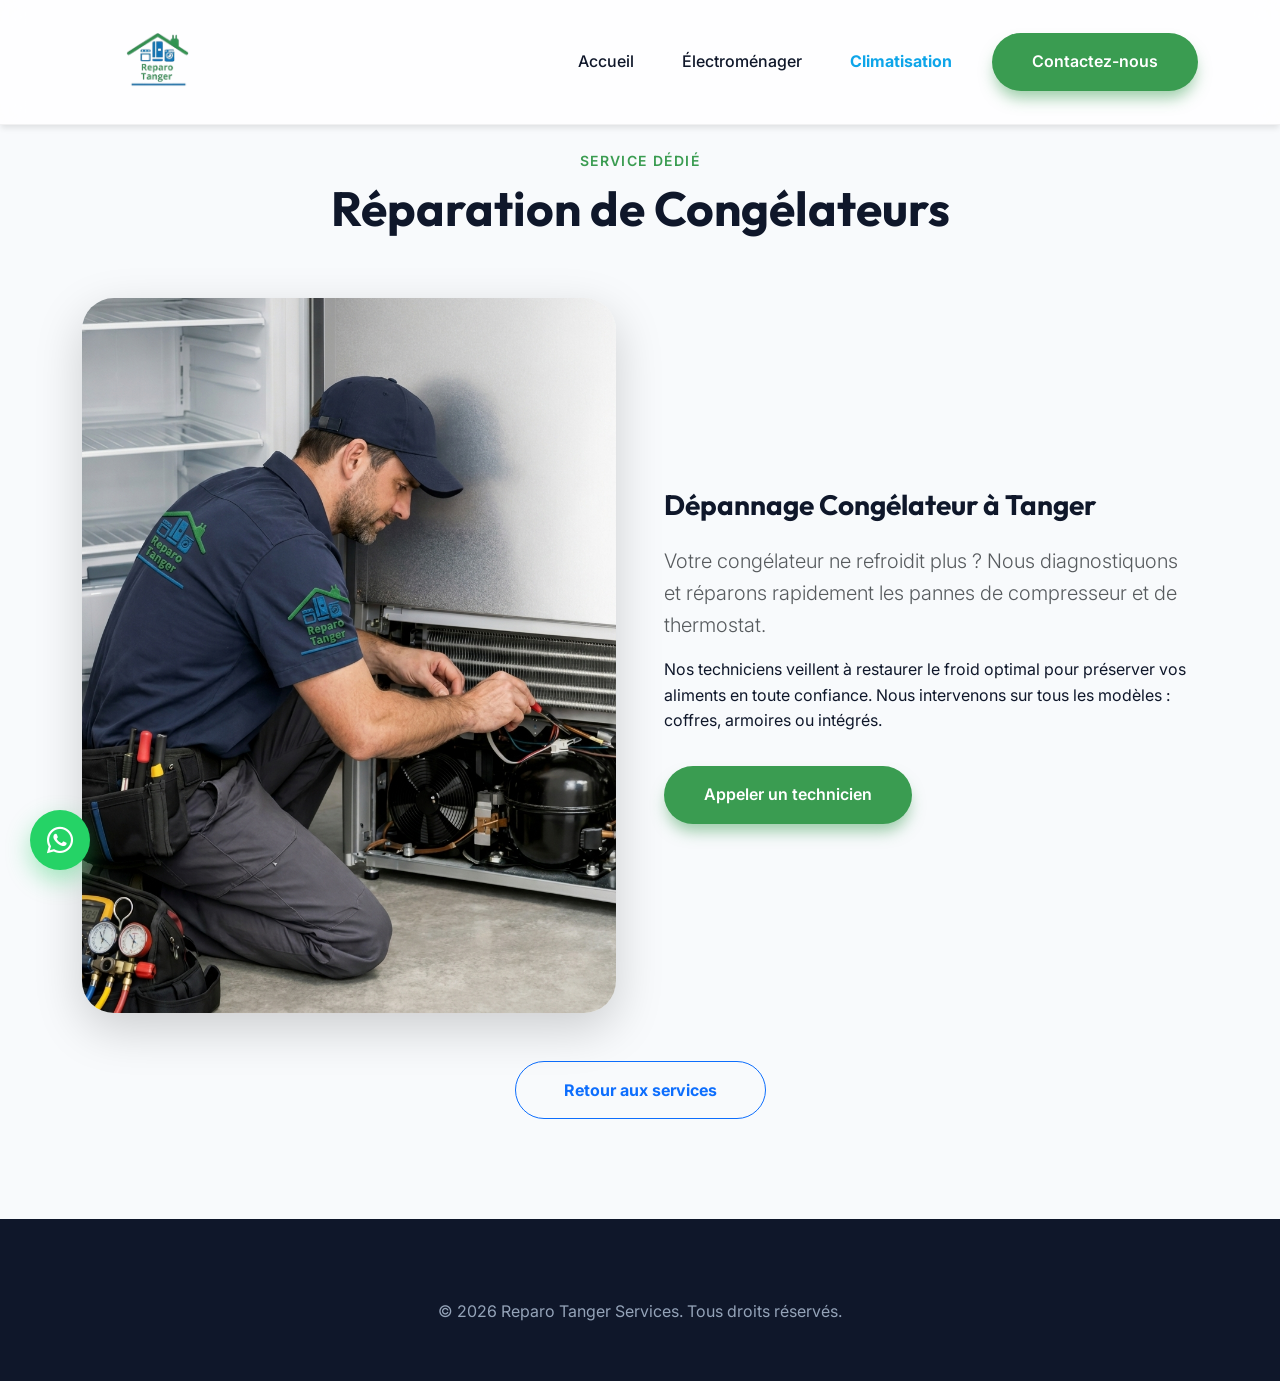
<file: service-congelateurs.html>
<!DOCTYPE html>
<html lang="fr">

<head>
    <meta charset="UTF-8">
    <meta name="viewport" content="width=device-width, initial-scale=1.0">
    <title>Réparation de Congélateurs | Reparo Tanger</title>
    <link href="https://cdn.jsdelivr.net/npm/bootstrap@5.3.0/dist/css/bootstrap.min.css" rel="stylesheet">
    <link rel="stylesheet" href="https://cdnjs.cloudflare.com/ajax/libs/font-awesome/6.4.0/css/all.min.css">
    <link rel="stylesheet" href="assets/css/style.css">
    <link rel="icon" type="image/png" href="assets/images/reparo-tanger-logo.png">
</head>

<body class="theme-repair">
    <nav class="navbar navbar-expand-lg navbar-custom fixed-top scrolled">
        <div class="container">
            <a class="navbar-brand d-flex align-items-center" href="reparation.html">
                <span class="brand-text-logo">Reparo<span>Tanger</span></span>
                <img src="assets/images/reparo-tanger-logo.png" alt="Reparo Tanger Logo" class="brand-image-logo">
            </a>
            <button class="navbar-toggler border-0" type="button" data-bs-toggle="collapse" data-bs-target="#navbarNav">
                <span class="navbar-toggler-icon"></span>
            </button>
            <div class="collapse navbar-collapse" id="navbarNav">
                <ul class="navbar-nav ms-auto align-items-center">
                    <li class="nav-item"><a class="nav-link" href="reparation.html">Accueil</a></li>
                    <li class="nav-item"><a class="nav-link" href="reparation.html#services">Électroménager</a></li>
                    <li class="nav-item"><a class="nav-link" href="index.html"
                            style="color: #0ea5e9 !important; font-weight: 700;">Climatisation</a></li>
                    <li class="nav-item ms-lg-3">
                        <a href="reparation.html#contact-us-section" class="btn-primary-custom">Contactez-nous</a>
                    </li>
                </ul>
            </div>
        </div>
    </nav>

    <main>
        <section class="services-section" style="padding-top: 150px;">
            <div class="container">
                <div class="section-header text-center">
                    <span>Service dédié</span>
                    <h2 class="section-title">Réparation de Congélateurs</h2>
                </div>

                <div class="row g-5 align-items-center mb-5">
                    <div class="col-lg-6">
                        <div class="hero-image-wrapper">
                            <img src="assets/images/congelateur-img.jpeg" alt="Réparation congélateur"
                                class="img-fluid rounded-5 shadow-lg">
                        </div>
                    </div>
                    <div class="col-lg-6">
                        <h3 class="mb-4">Dépannage Congélateur à Tanger</h3>
                        <p class="lead text-muted">Votre congélateur ne refroidit plus ? Nous diagnostiquons et réparons
                            rapidement les pannes de compresseur et de thermostat.</p>
                        <p>Nos techniciens veillent à restaurer le froid optimal pour préserver vos aliments en toute
                            confiance. Nous intervenons sur tous les modèles : coffres, armoires ou intégrés.</p>
                        <a href="tel:+212 660-548791" class="btn-primary-custom mt-3">Appeler un technicien</a>
                    </div>
                </div>

                <div class="text-center mt-5">
                    <a href="reparation.html#services"
                        class="btn btn-outline-primary rounded-pill px-5 py-3 fw-bold">Retour
                        aux services</a>
                </div>
            </div>
        </section>
    </main>

    <footer class="footer-section">
        <div class="container text-center">
            <p>&copy; 2026 Reparo Tanger Services. Tous droits réservés.</p>
        </div>
    </footer>
    <a href="https://wa.me/212660548791" class="whatsapp-float" target="_blank">
        <i class="fab fa-whatsapp"></i>
    </a>
    <script src="https://cdn.jsdelivr.net/npm/bootstrap@5.3.0/dist/js/bootstrap.bundle.min.js"></script>
</body>

</html>
</file>
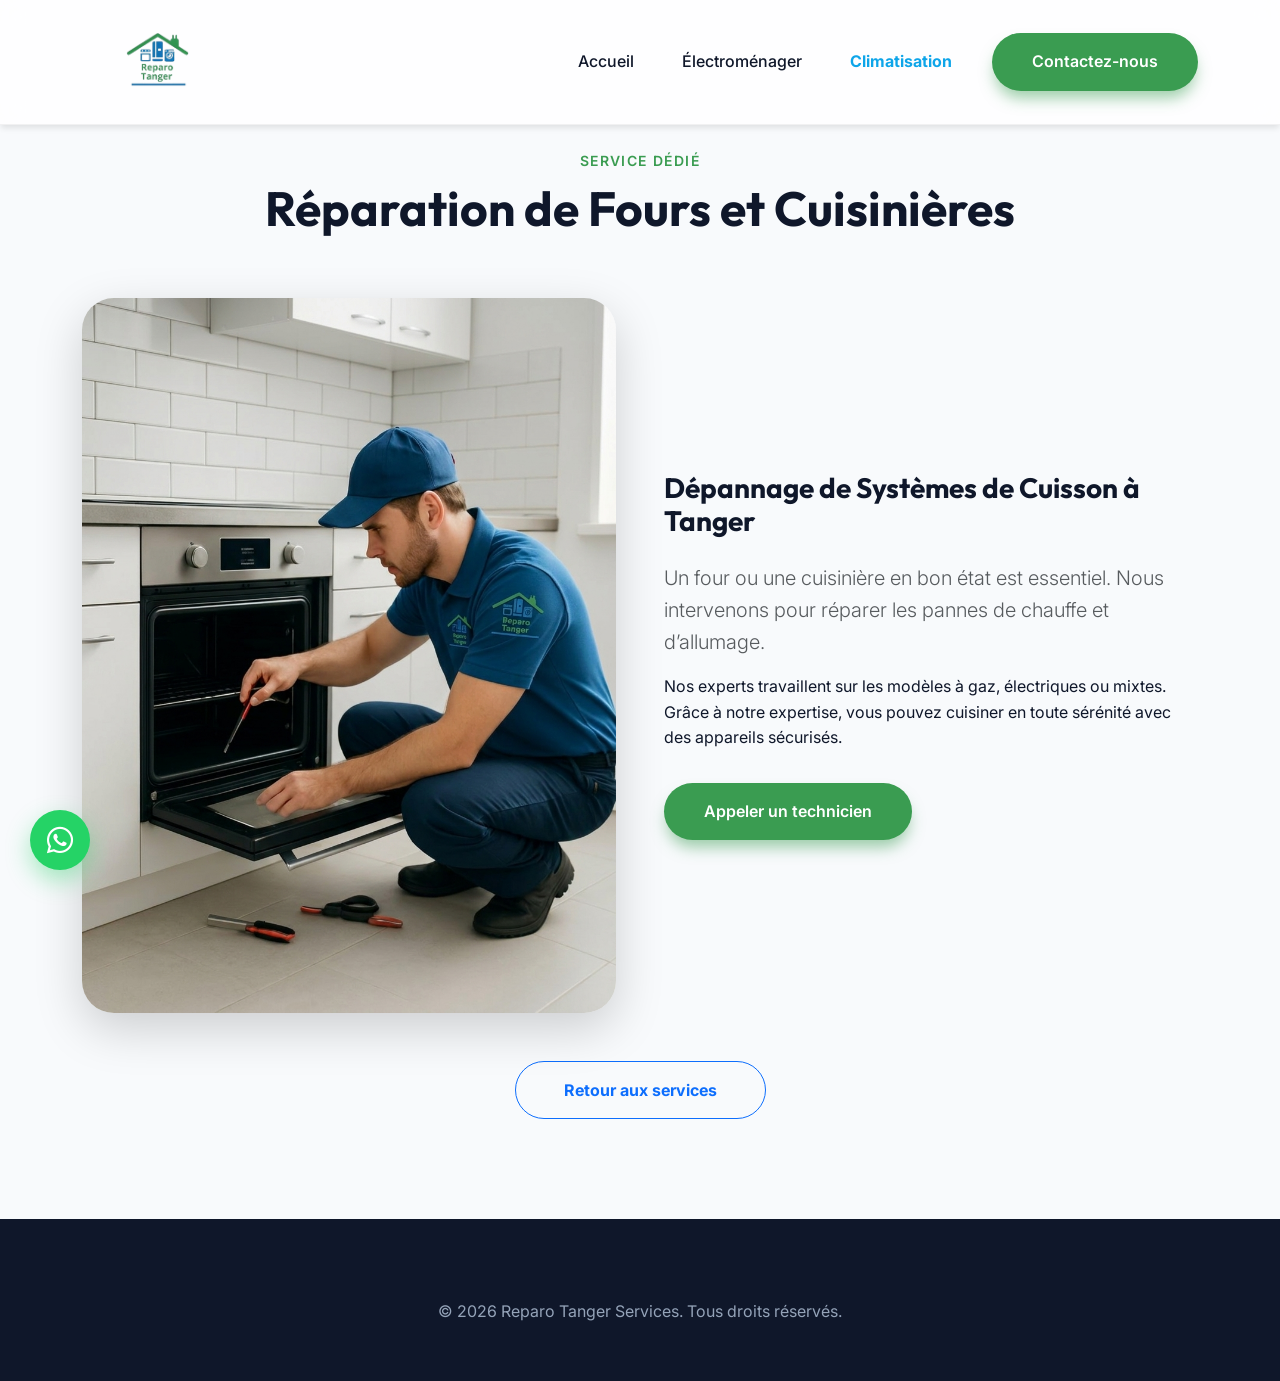
<file: service-four-cuisinieres.html>
<!DOCTYPE html>
<html lang="fr">

<head>
    <meta charset="UTF-8">
    <meta name="viewport" content="width=device-width, initial-scale=1.0">
    <title>Réparation de Fours et Cuisinières | Reparo Tanger</title>
    <link href="https://cdn.jsdelivr.net/npm/bootstrap@5.3.0/dist/css/bootstrap.min.css" rel="stylesheet">
    <link rel="stylesheet" href="https://cdnjs.cloudflare.com/ajax/libs/font-awesome/6.4.0/css/all.min.css">
    <link rel="stylesheet" href="assets/css/style.css">
    <link rel="icon" type="image/png" href="assets/images/reparo-tanger-logo.png">
</head>

<body class="theme-repair">
    <nav class="navbar navbar-expand-lg navbar-custom fixed-top scrolled">
        <div class="container">
            <a class="navbar-brand d-flex align-items-center" href="reparation.html">
                <span class="brand-text-logo">Reparo<span>Tanger</span></span>
                <img src="assets/images/reparo-tanger-logo.png" alt="Reparo Tanger Logo" class="brand-image-logo">
            </a>
            <button class="navbar-toggler border-0" type="button" data-bs-toggle="collapse" data-bs-target="#navbarNav">
                <span class="navbar-toggler-icon"></span>
            </button>
            <div class="collapse navbar-collapse" id="navbarNav">
                <ul class="navbar-nav ms-auto align-items-center">
                    <li class="nav-item"><a class="nav-link" href="reparation.html">Accueil</a></li>
                    <li class="nav-item"><a class="nav-link" href="reparation.html#services">Électroménager</a></li>
                    <li class="nav-item"><a class="nav-link" href="index.html"
                            style="color: #0ea5e9 !important; font-weight: 700;">Climatisation</a></li>
                    <li class="nav-item ms-lg-3">
                        <a href="reparation.html#contact-us-section" class="btn-primary-custom">Contactez-nous</a>
                    </li>
                </ul>
            </div>
        </div>
    </nav>

    <main>
        <section class="services-section" style="padding-top: 150px;">
            <div class="container">
                <div class="section-header text-center">
                    <span>Service dédié</span>
                    <h2 class="section-title">Réparation de Fours et Cuisinières</h2>
                </div>

                <div class="row g-5 align-items-center mb-5">
                    <div class="col-lg-6">
                        <div class="hero-image-wrapper">
                            <img src="assets/images/four-electrique-img.jpeg" alt="Réparation four"
                                class="img-fluid rounded-5 shadow-lg">
                        </div>
                    </div>
                    <div class="col-lg-6">
                        <h3 class="mb-4">Dépannage de Systèmes de Cuisson à Tanger</h3>
                        <p class="lead text-muted">Un four ou une cuisinière en bon état est essentiel. Nous intervenons
                            pour réparer les pannes de chauffe et d’allumage.</p>
                        <p>Nos experts travaillent sur les modèles à gaz, électriques ou mixtes. Grâce à notre
                            expertise, vous pouvez cuisiner en toute sérénité avec des appareils sécurisés.</p>
                        <a href="tel:+212 660-548791" class="btn-primary-custom mt-3">Appeler un technicien</a>
                    </div>
                </div>

                <div class="text-center mt-5">
                    <a href="reparation.html#services"
                        class="btn btn-outline-primary rounded-pill px-5 py-3 fw-bold">Retour
                        aux services</a>
                </div>
            </div>
        </section>
    </main>

    <footer class="footer-section">
        <div class="container text-center">
            <p>&copy; 2026 Reparo Tanger Services. Tous droits réservés.</p>
        </div>
    </footer>
    <a href="https://wa.me/212660548791" class="whatsapp-float" target="_blank">
        <i class="fab fa-whatsapp"></i>
    </a>
    <script src="https://cdn.jsdelivr.net/npm/bootstrap@5.3.0/dist/js/bootstrap.bundle.min.js"></script>
</body>

</html>
</file>
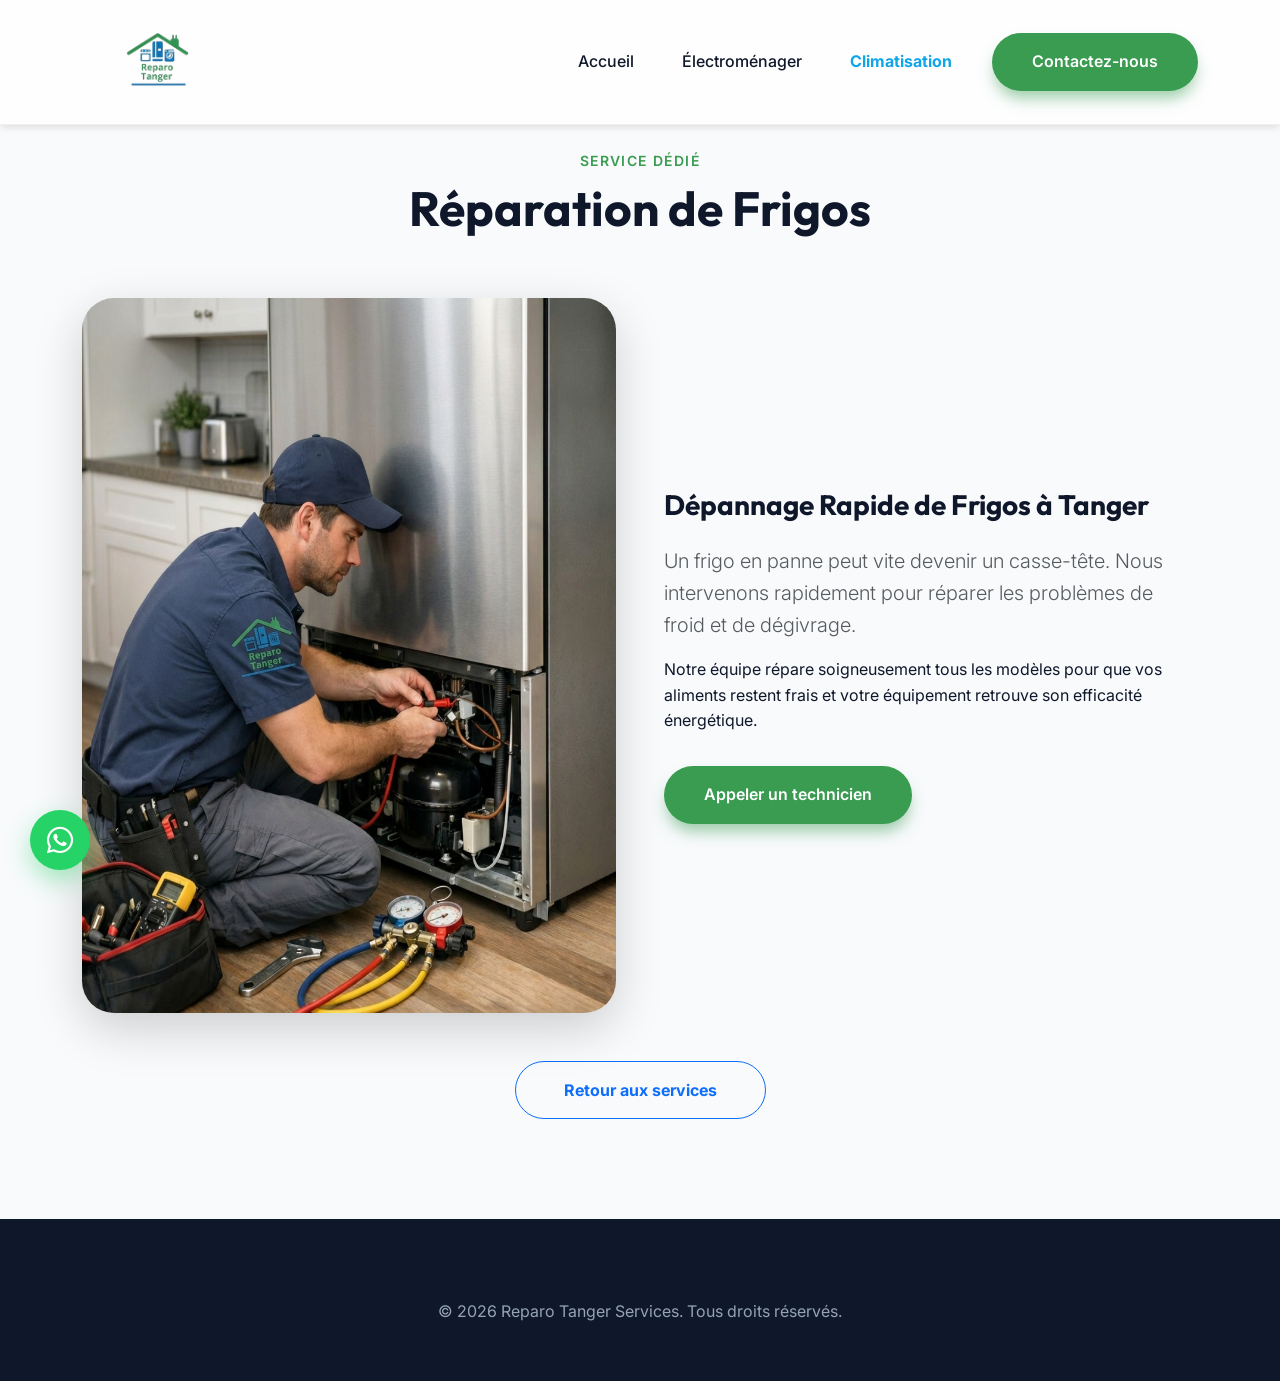
<file: service-frigos.html>
<!DOCTYPE html>
<html lang="fr">

<head>
    <meta charset="UTF-8">
    <meta name="viewport" content="width=device-width, initial-scale=1.0">
    <title>Réparation de Frigos | Reparo Tanger</title>
    <link href="https://cdn.jsdelivr.net/npm/bootstrap@5.3.0/dist/css/bootstrap.min.css" rel="stylesheet">
    <link rel="stylesheet" href="https://cdnjs.cloudflare.com/ajax/libs/font-awesome/6.4.0/css/all.min.css">
    <link rel="stylesheet" href="assets/css/style.css">
    <link rel="icon" type="image/png" href="assets/images/reparo-tanger-logo.png">
    <link rel="apple-touch-icon" href="assets/images/reparo-tanger-logo.png">
</head>

<body class="theme-repair">
    <nav class="navbar navbar-expand-lg navbar-custom fixed-top scrolled">
        <div class="container">
            <a class="navbar-brand d-flex align-items-center" href="reparation.html">
                <span class="brand-text-logo">Reparo<span>Tanger</span></span>
                <img src="assets/images/reparo-tanger-logo.png" alt="Reparo Tanger Logo" class="brand-image-logo">
            </a>
            <button class="navbar-toggler border-0" type="button" data-bs-toggle="collapse" data-bs-target="#navbarNav">
                <span class="navbar-toggler-icon"></span>
            </button>
            <div class="collapse navbar-collapse" id="navbarNav">
                <ul class="navbar-nav ms-auto align-items-center">
                    <li class="nav-item"><a class="nav-link" href="reparation.html">Accueil</a></li>
                    <li class="nav-item"><a class="nav-link" href="reparation.html#services">Électroménager</a></li>
                    <li class="nav-item"><a class="nav-link" href="index.html"
                            style="color: #0ea5e9 !important; font-weight: 700;">Climatisation</a></li>
                    <li class="nav-item ms-lg-3">
                        <a href="reparation.html#contact-us-section" class="btn-primary-custom">Contactez-nous</a>
                    </li>
                </ul>
            </div>
        </div>
    </nav>

    <main>
        <section class="services-section" style="padding-top: 150px;">
            <div class="container">
                <div class="section-header text-center">
                    <span>Service dédié</span>
                    <h2 class="section-title">Réparation de Frigos</h2>
                </div>

                <div class="row g-5 align-items-center mb-5">
                    <div class="col-lg-6">
                        <div class="hero-image-wrapper">
                            <img src="assets/images/frigo-img.jpeg" alt="Réparation frigo"
                                class="img-fluid rounded-5 shadow-lg">
                        </div>
                    </div>
                    <div class="col-lg-6">
                        <h3 class="mb-4">Dépannage Rapide de Frigos à Tanger</h3>
                        <p class="lead text-muted">Un frigo en panne peut vite devenir un casse-tête. Nous intervenons
                            rapidement pour réparer les problèmes de froid et de dégivrage.</p>
                        <p>Notre équipe répare soigneusement tous les modèles pour que vos aliments restent frais et
                            votre équipement retrouve son efficacité énergétique.</p>
                        <a href="tel:+212 660-548791" class="btn-primary-custom mt-3">Appeler un technicien</a>
                    </div>
                </div>

                <div class="text-center mt-5">
                    <a href="reparation.html#services"
                        class="btn btn-outline-primary rounded-pill px-5 py-3 fw-bold">Retour
                        aux services</a>
                </div>
            </div>
        </section>
    </main>

    <footer class="footer-section">
        <div class="container text-center">
            <p>&copy; 2026 Reparo Tanger Services. Tous droits réservés.</p>
        </div>
    </footer>
    <a href="https://wa.me/212660548791" class="whatsapp-float" target="_blank">
        <i class="fab fa-whatsapp"></i>
    </a>
    <script src="https://cdn.jsdelivr.net/npm/bootstrap@5.3.0/dist/js/bootstrap.bundle.min.js"></script>
</body>

</html>
</file>
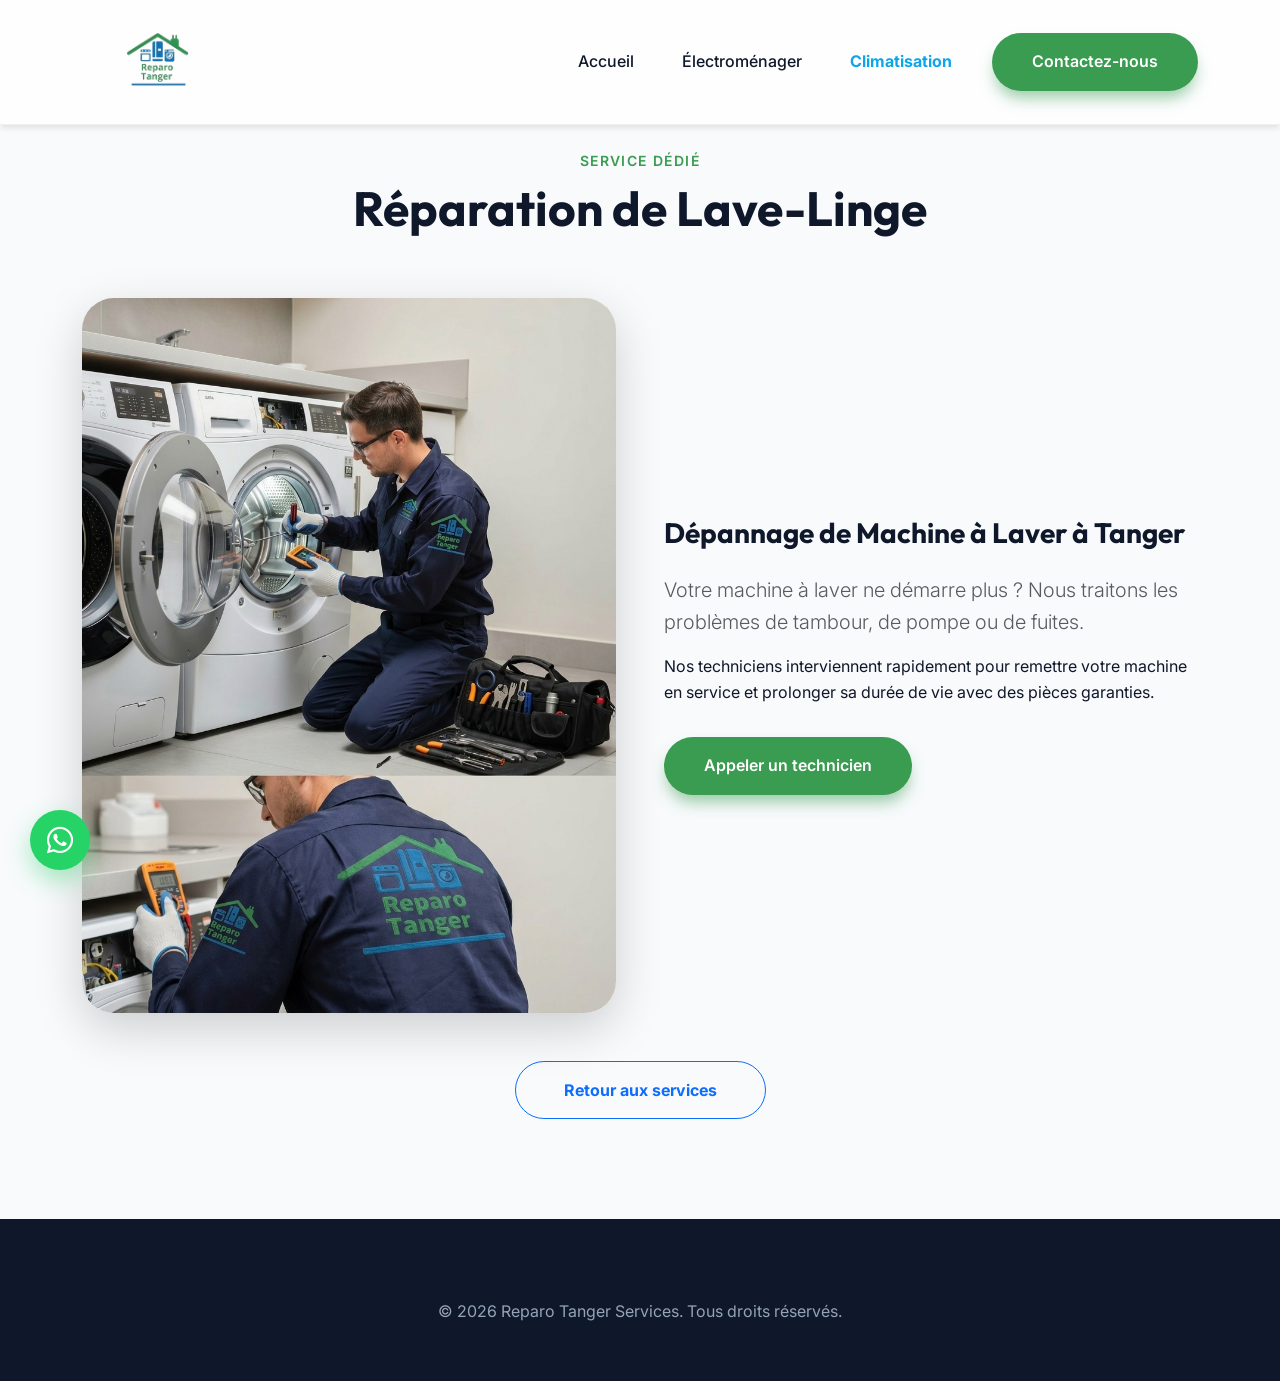
<file: service-lave-linge.html>
<!DOCTYPE html>
<html lang="fr">

<head>
    <meta charset="UTF-8">
    <meta name="viewport" content="width=device-width, initial-scale=1.0">
    <title>Réparation de Lave-Linge | Reparo Tanger</title>
    <link href="https://cdn.jsdelivr.net/npm/bootstrap@5.3.0/dist/css/bootstrap.min.css" rel="stylesheet">
    <link rel="stylesheet" href="https://cdnjs.cloudflare.com/ajax/libs/font-awesome/6.4.0/css/all.min.css">
    <link rel="stylesheet" href="assets/css/style.css">
    <link rel="icon" type="image/png" href="assets/images/reparo-tanger-logo.png">
    <link rel="apple-touch-icon" href="assets/images/reparo-tanger-logo.png">
</head>

<body class="theme-repair">
    <nav class="navbar navbar-expand-lg navbar-custom fixed-top scrolled">
        <div class="container">
            <a class="navbar-brand d-flex align-items-center" href="reparation.html">
                <span class="brand-text-logo">Reparo<span>Tanger</span></span>
                <img src="assets/images/reparo-tanger-logo.png" alt="Reparo Tanger Logo" class="brand-image-logo">
            </a>
            <button class="navbar-toggler border-0" type="button" data-bs-toggle="collapse" data-bs-target="#navbarNav">
                <span class="navbar-toggler-icon"></span>
            </button>
            <div class="collapse navbar-collapse" id="navbarNav">
                <ul class="navbar-nav ms-auto align-items-center">
                    <li class="nav-item"><a class="nav-link" href="reparation.html">Accueil</a></li>
                    <li class="nav-item"><a class="nav-link" href="reparation.html#services">Électroménager</a></li>
                    <li class="nav-item"><a class="nav-link" href="index.html"
                            style="color: #0ea5e9 !important; font-weight: 700;">Climatisation</a></li>
                    <li class="nav-item ms-lg-3">
                        <a href="reparation.html#contact-us-section" class="btn-primary-custom">Contactez-nous</a>
                    </li>
                </ul>
            </div>
        </div>
    </nav>

    <main>
        <section class="services-section" style="padding-top: 150px;">
            <div class="container">
                <div class="section-header text-center">
                    <span>Service dédié</span>
                    <h2 class="section-title">Réparation de Lave-Linge</h2>
                </div>

                <div class="row g-5 align-items-center mb-5">
                    <div class="col-lg-6">
                        <div class="hero-image-wrapper">
                            <img src="assets/images/lave-linge-img.jpeg" alt="Réparation lave-linge"
                                class="img-fluid rounded-5 shadow-lg">
                        </div>
                    </div>
                    <div class="col-lg-6">
                        <h3 class="mb-4">Dépannage de Machine à Laver à Tanger</h3>
                        <p class="lead text-muted">Votre machine à laver ne démarre plus ? Nous traitons les problèmes
                            de tambour, de pompe ou de fuites.</p>
                        <p>Nos techniciens interviennent rapidement pour remettre votre machine en service et prolonger
                            sa durée de vie avec des pièces garanties.</p>
                        <a href="tel:+212 660-548791" class="btn-primary-custom mt-3">Appeler un technicien</a>
                    </div>
                </div>

                <div class="text-center mt-5">
                    <a href="reparation.html#services"
                        class="btn btn-outline-primary rounded-pill px-5 py-3 fw-bold">Retour
                        aux services</a>
                </div>
            </div>
        </section>
    </main>

    <footer class="footer-section">
        <div class="container text-center">
            <p>&copy; 2026 Reparo Tanger Services. Tous droits réservés.</p>
        </div>
    </footer>
    <a href="https://wa.me/212660548791" class="whatsapp-float" target="_blank">
        <i class="fab fa-whatsapp"></i>
    </a>
    <script src="https://cdn.jsdelivr.net/npm/bootstrap@5.3.0/dist/js/bootstrap.bundle.min.js"></script>
</body>

</html>
</file>
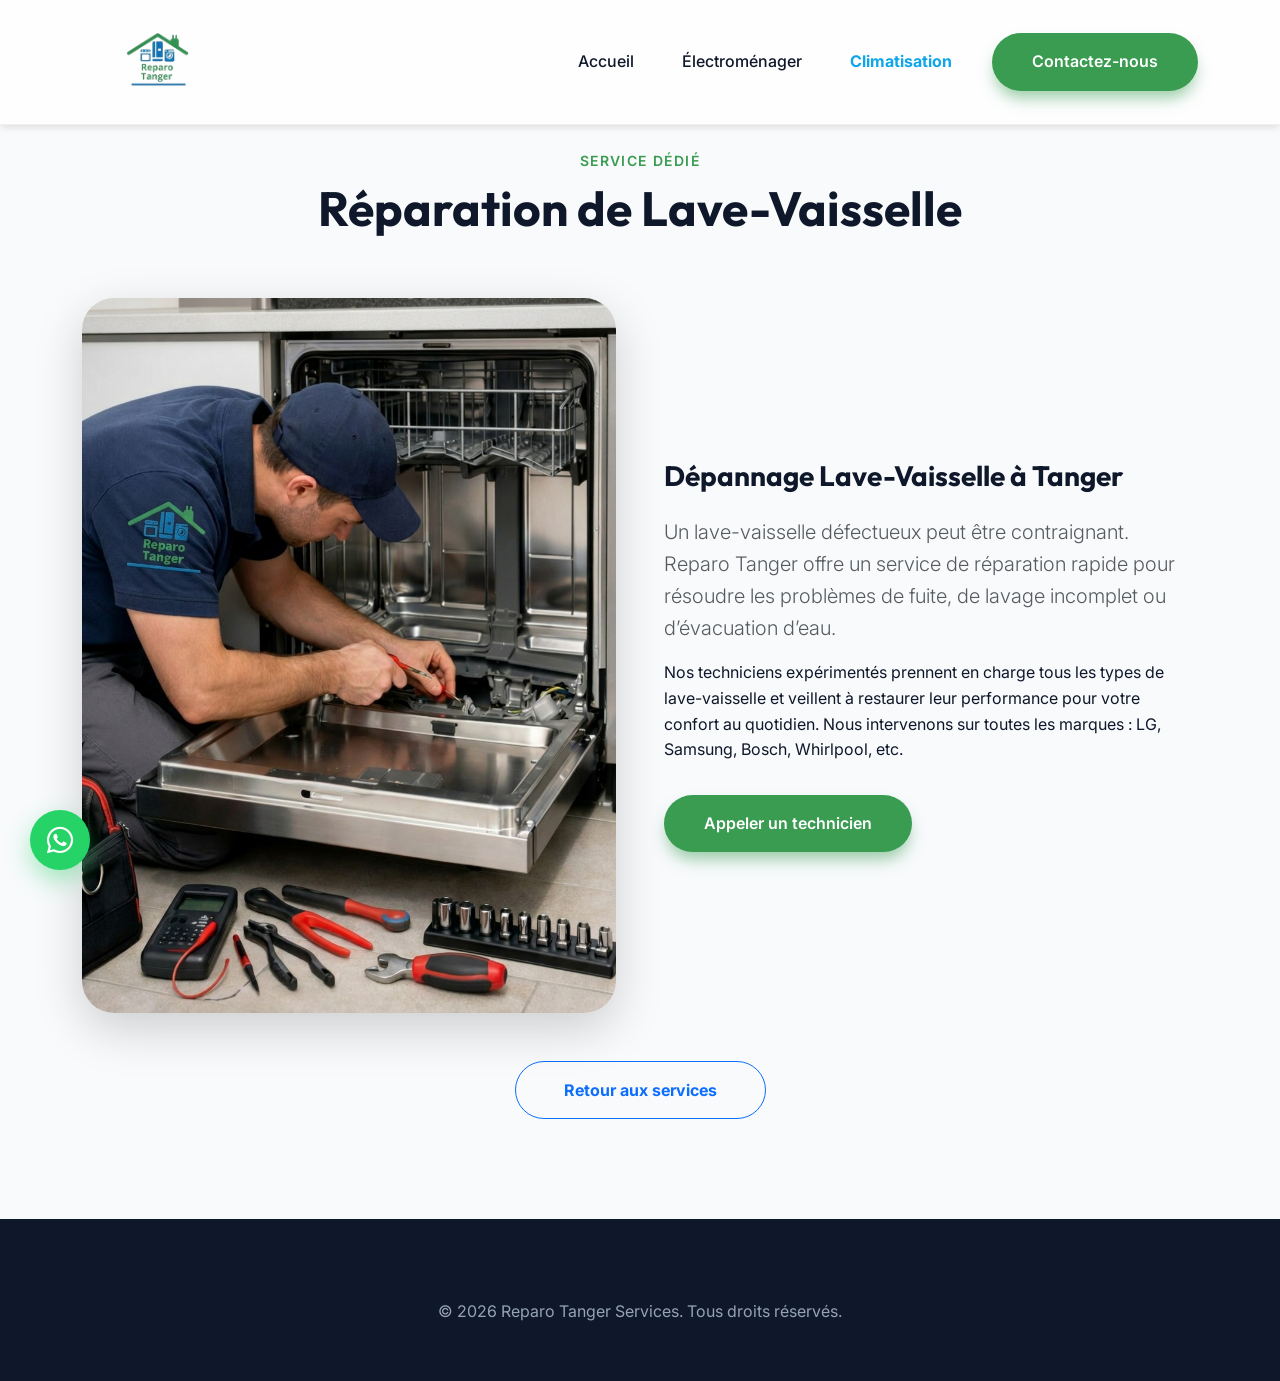
<file: service-lave-vaisselle.html>
<!DOCTYPE html>
<html lang="fr">

<head>
    <meta charset="UTF-8">
    <meta name="viewport" content="width=device-width, initial-scale=1.0">
    <title>Réparation de Lave-Vaisselle | Reparo Tanger</title>
    <link href="https://cdn.jsdelivr.net/npm/bootstrap@5.3.0/dist/css/bootstrap.min.css" rel="stylesheet">
    <link rel="stylesheet" href="https://cdnjs.cloudflare.com/ajax/libs/font-awesome/6.4.0/css/all.min.css">
    <link rel="stylesheet" href="assets/css/style.css">
    <link rel="icon" type="image/png" href="assets/images/reparo-tanger-logo.png">
</head>

<body class="theme-repair">
    <nav class="navbar navbar-expand-lg navbar-custom fixed-top scrolled">
        <div class="container">
            <a class="navbar-brand d-flex align-items-center" href="reparation.html">
                <span class="brand-text-logo">Reparo<span>Tanger</span></span>
                <img src="assets/images/reparo-tanger-logo.png" alt="Reparo Tanger Logo" class="brand-image-logo">
            </a>
            <button class="navbar-toggler border-0" type="button" data-bs-toggle="collapse" data-bs-target="#navbarNav">
                <span class="navbar-toggler-icon"></span>
            </button>
            <div class="collapse navbar-collapse" id="navbarNav">
                <ul class="navbar-nav ms-auto align-items-center">
                    <li class="nav-item"><a class="nav-link" href="reparation.html">Accueil</a></li>
                    <li class="nav-item"><a class="nav-link" href="reparation.html#services">Électroménager</a></li>
                    <li class="nav-item"><a class="nav-link" href="index.html"
                            style="color: #0ea5e9 !important; font-weight: 700;">Climatisation</a></li>
                    <li class="nav-item ms-lg-3">
                        <a href="reparation.html#contact-us-section" class="btn-primary-custom">Contactez-nous</a>
                    </li>
                </ul>
            </div>
        </div>
    </nav>

    <main>
        <section class="services-section" style="padding-top: 150px;">
            <div class="container">
                <div class="section-header text-center">
                    <span>Service dédié</span>
                    <h2 class="section-title">Réparation de Lave-Vaisselle</h2>
                </div>

                <div class="row g-5 align-items-center mb-5">
                    <div class="col-lg-6">
                        <div class="hero-image-wrapper">
                            <img src="assets/images/lave-vaisselle-img.jpeg" alt="Réparation lave-vaisselle"
                                class="img-fluid rounded-5 shadow-lg">
                        </div>
                    </div>
                    <div class="col-lg-6">
                        <h3 class="mb-4">Dépannage Lave-Vaisselle à Tanger</h3>
                        <p class="lead text-muted">Un lave-vaisselle défectueux peut être contraignant. Reparo Tanger
                            offre
                            un service de réparation rapide pour résoudre les problèmes de fuite, de lavage incomplet ou
                            d’évacuation d’eau.</p>
                        <p>Nos techniciens expérimentés prennent en charge tous les types de lave-vaisselle et veillent
                            à restaurer leur performance pour votre confort au quotidien. Nous intervenons sur toutes
                            les marques : LG, Samsung, Bosch, Whirlpool, etc.</p>
                        <a href="tel:+212 660-548791" class="btn-primary-custom mt-3">Appeler un technicien</a>
                    </div>
                </div>

                <div class="text-center mt-5">
                    <a href="reparation.html#services"
                        class="btn btn-outline-primary rounded-pill px-5 py-3 fw-bold">Retour
                        aux services</a>
                </div>
            </div>
        </section>
    </main>

    <footer class="footer-section">
        <div class="container text-center">
            <p>&copy; 2026 Reparo Tanger Services. Tous droits réservés.</p>
        </div>
    </footer>
    <a href="https://wa.me/212660548791" class="whatsapp-float" target="_blank">
        <i class="fab fa-whatsapp"></i>
    </a>
    <script src="https://cdn.jsdelivr.net/npm/bootstrap@5.3.0/dist/js/bootstrap.bundle.min.js"></script>
</body>

</html>
</file>
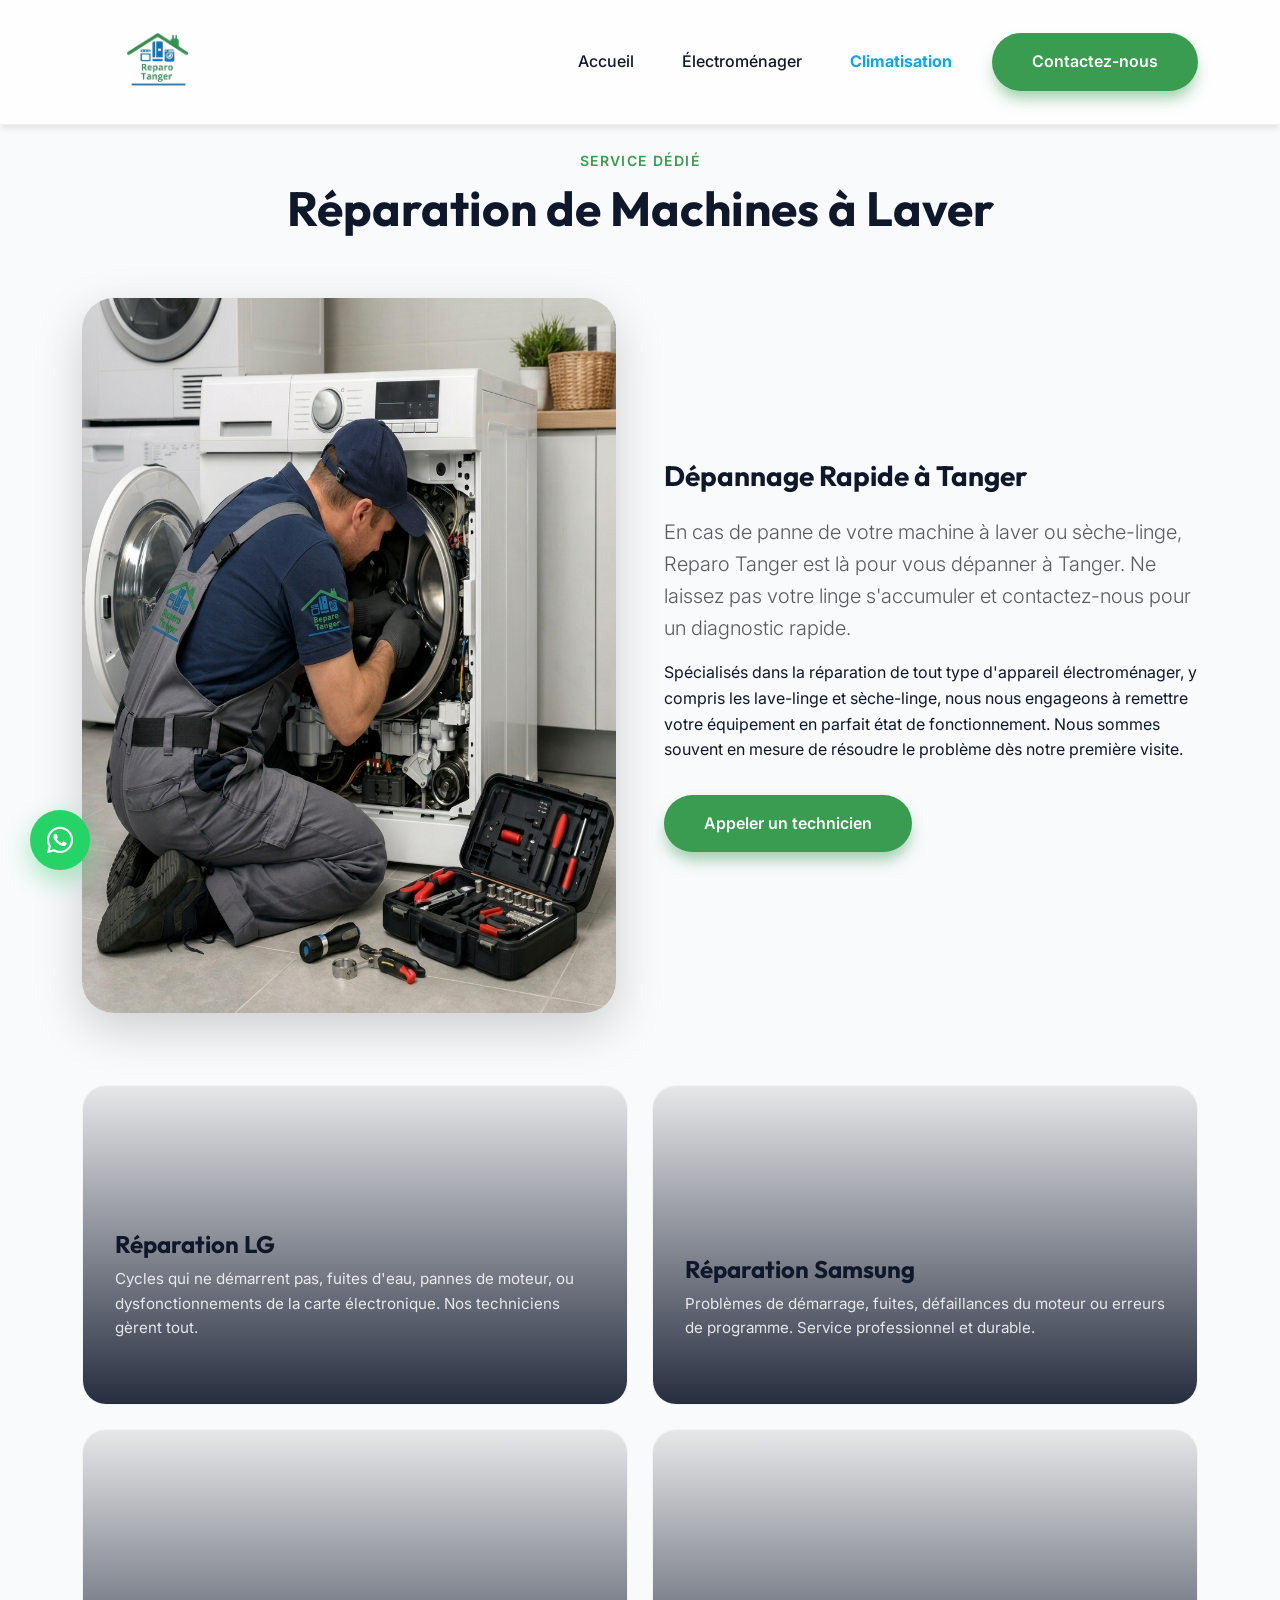
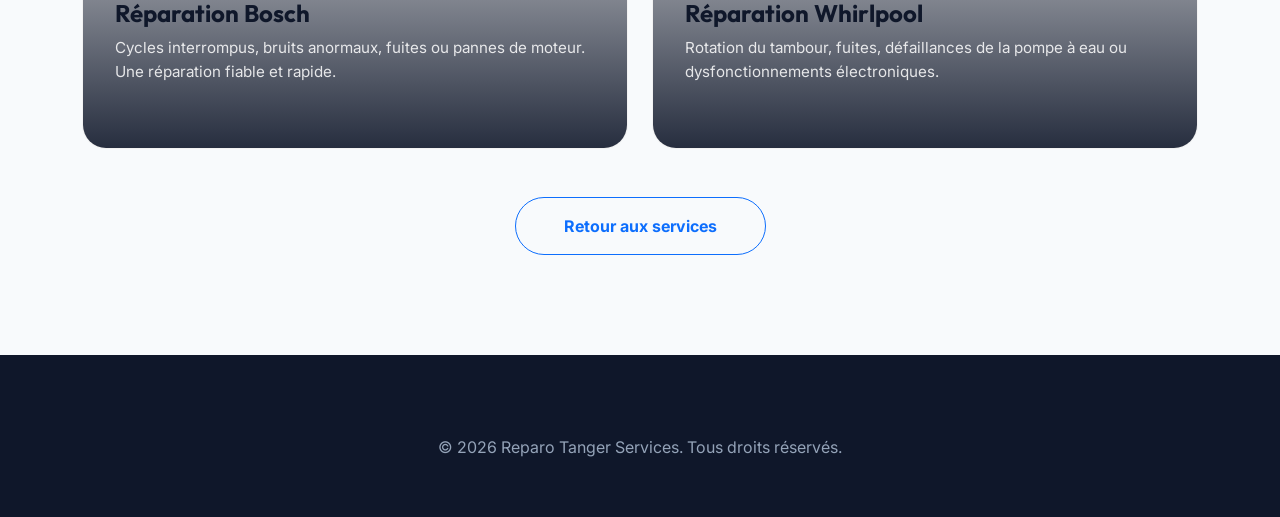
<file: service-machine-a-laver.html>
<!DOCTYPE html>
<html lang="fr">

<head>
    <meta charset="UTF-8">
    <meta name="viewport" content="width=device-width, initial-scale=1.0">
    <title>Réparation de Machines à Laver | Reparo Tanger</title>
    <link href="https://cdn.jsdelivr.net/npm/bootstrap@5.3.0/dist/css/bootstrap.min.css" rel="stylesheet">
    <link rel="stylesheet" href="https://cdnjs.cloudflare.com/ajax/libs/font-awesome/6.4.0/css/all.min.css">
    <link rel="stylesheet" href="assets/css/style.css">
    <link rel="icon" type="image/png" href="assets/images/reparo-tanger-logo.png">
</head>

<body class="theme-repair">
    <nav class="navbar navbar-expand-lg navbar-custom fixed-top scrolled">
        <div class="container">
            <a class="navbar-brand d-flex align-items-center" href="reparation.html">
                <span class="brand-text-logo">Reparo<span>Tanger</span></span>
                <img src="assets/images/reparo-tanger-logo.png" alt="Reparo Tanger Logo" class="brand-image-logo">
            </a>
            <button class="navbar-toggler border-0" type="button" data-bs-toggle="collapse" data-bs-target="#navbarNav">
                <span class="navbar-toggler-icon"></span>
            </button>
            <div class="collapse navbar-collapse" id="navbarNav">
                <ul class="navbar-nav ms-auto align-items-center">
                    <li class="nav-item"><a class="nav-link" href="reparation.html">Accueil</a></li>
                    <li class="nav-item"><a class="nav-link" href="reparation.html#services">Électroménager</a></li>
                    <li class="nav-item"><a class="nav-link" href="index.html"
                            style="color: #0ea5e9 !important; font-weight: 700;">Climatisation</a></li>
                    <li class="nav-item ms-lg-3">
                        <a href="reparation.html#contact-us-section" class="btn-primary-custom">Contactez-nous</a>
                    </li>
                </ul>
            </div>
        </div>
    </nav>

    <main>
        <section class="services-section" style="padding-top: 150px;">
            <div class="container">
                <div class="section-header text-center">
                    <span>Service dédié</span>
                    <h2 class="section-title">Réparation de Machines à Laver</h2>
                </div>

                <div class="row g-5 align-items-center mb-5">
                    <div class="col-lg-6">
                        <div class="hero-image-wrapper">
                            <img src="assets/images/machine-laver-img.jpeg" alt="Réparation machine à laver"
                                class="img-fluid rounded-5 shadow-lg">
                        </div>
                    </div>
                    <div class="col-lg-6">
                        <h3 class="mb-4">Dépannage Rapide à Tanger</h3>
                        <p class="lead text-muted">En cas de panne de votre machine à laver ou sèche-linge, Reparo
                            Tanger est
                            là pour vous dépanner à Tanger. Ne laissez pas votre linge s'accumuler et contactez-nous
                            pour un diagnostic rapide.</p>
                        <p>Spécialisés dans la réparation de tout type d'appareil électroménager, y compris les
                            lave-linge et sèche-linge, nous nous engageons à remettre votre équipement en parfait état
                            de fonctionnement. Nous sommes souvent en mesure de résoudre le problème dès notre première
                            visite.</p>
                        <a href="tel:+212 660-548791" class="btn-primary-custom mt-3">Appeler un technicien</a>
                    </div>
                </div>

                <div class="brand-grid row g-4 mt-5">
                    <div class="col-md-6">
                        <div class="service-card">
                            <h4>Réparation LG</h4>
                            <p>Cycles qui ne démarrent pas, fuites d'eau, pannes de moteur, ou dysfonctionnements de la
                                carte électronique. Nos techniciens gèrent tout.</p>
                        </div>
                    </div>
                    <div class="col-md-6">
                        <div class="service-card">
                            <h4>Réparation Samsung</h4>
                            <p>Problèmes de démarrage, fuites, défaillances du moteur ou erreurs de programme. Service
                                professionnel et durable.</p>
                        </div>
                    </div>
                    <div class="col-md-6">
                        <div class="service-card">
                            <h4>Réparation Bosch</h4>
                            <p>Cycles interrompus, bruits anormaux, fuites ou pannes de moteur. Une réparation fiable et
                                rapide.</p>
                        </div>
                    </div>
                    <div class="col-md-6">
                        <div class="service-card">
                            <h4>Réparation Whirlpool</h4>
                            <p>Rotation du tambour, fuites, défaillances de la pompe à eau ou dysfonctionnements
                                électroniques.</p>
                        </div>
                    </div>
                </div>

                <div class="text-center mt-5">
                    <a href="reparation.html#services"
                        class="btn btn-outline-primary rounded-pill px-5 py-3 fw-bold">Retour
                        aux services</a>
                </div>
            </div>
        </section>
    </main>

    <footer class="footer-section">
        <div class="container text-center">
            <p>&copy; 2026 Reparo Tanger Services. Tous droits réservés.</p>
        </div>
    </footer>

    <a href="https://wa.me/212660548791" class="whatsapp-float" target="_blank">
        <i class="fab fa-whatsapp"></i>
    </a>
    <script src="https://cdn.jsdelivr.net/npm/bootstrap@5.3.0/dist/js/bootstrap.bundle.min.js"></script>
</body>

</html>
</file>
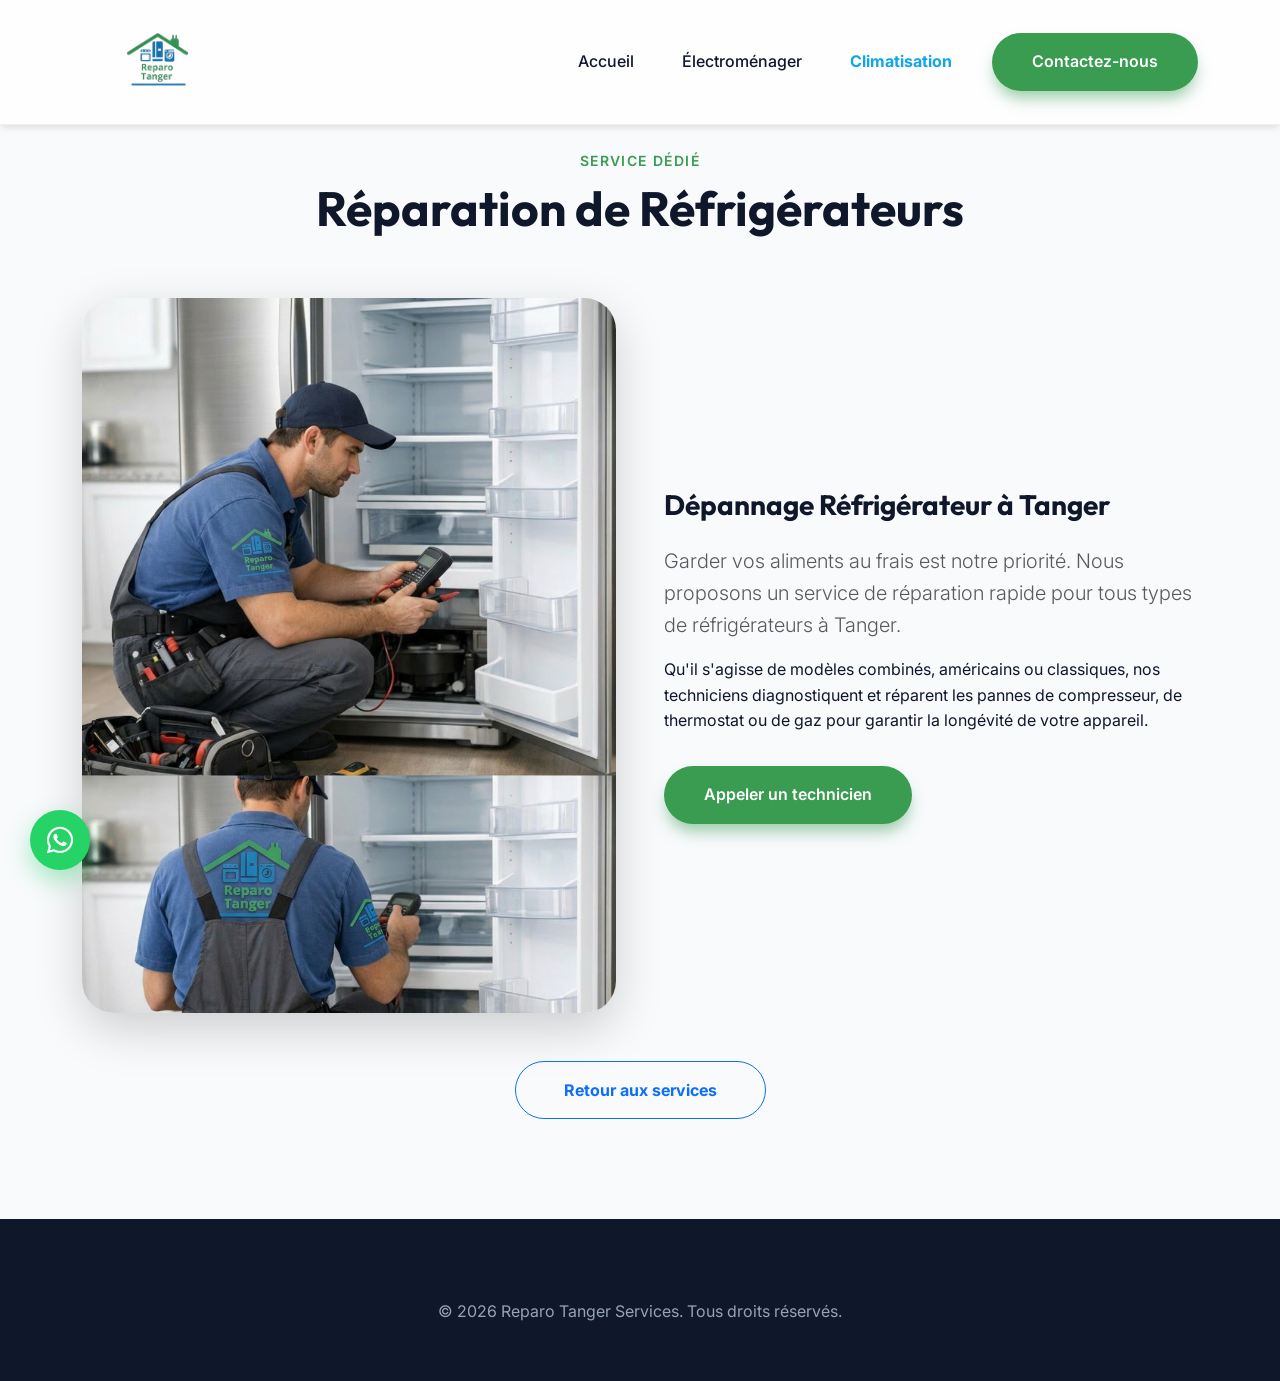
<file: service-refrigerateurs.html>
<!DOCTYPE html>
<html lang="fr">

<head>
    <meta charset="UTF-8">
    <meta name="viewport" content="width=device-width, initial-scale=1.0">
    <title>Réparation de Réfrigérateurs | Reparo Tanger</title>
    <link href="https://cdn.jsdelivr.net/npm/bootstrap@5.3.0/dist/css/bootstrap.min.css" rel="stylesheet">
    <link rel="stylesheet" href="https://cdnjs.cloudflare.com/ajax/libs/font-awesome/6.4.0/css/all.min.css">
    <link rel="stylesheet" href="assets/css/style.css">
    <link rel="icon" type="image/png" href="assets/images/reparo-tanger-logo.png">
</head>

<body class="theme-repair">
    <nav class="navbar navbar-expand-lg navbar-custom fixed-top scrolled">
        <div class="container">
            <a class="navbar-brand d-flex align-items-center" href="reparation.html">
                <span class="brand-text-logo">Reparo<span>Tanger</span></span>
                <img src="assets/images/reparo-tanger-logo.png" alt="Reparo Tanger Logo" class="brand-image-logo">
            </a>
            <button class="navbar-toggler border-0" type="button" data-bs-toggle="collapse" data-bs-target="#navbarNav">
                <span class="navbar-toggler-icon"></span>
            </button>
            <div class="collapse navbar-collapse" id="navbarNav">
                <ul class="navbar-nav ms-auto align-items-center">
                    <li class="nav-item"><a class="nav-link" href="reparation.html">Accueil</a></li>
                    <li class="nav-item"><a class="nav-link" href="reparation.html#services">Électroménager</a></li>
                    <li class="nav-item"><a class="nav-link" href="index.html"
                            style="color: #0ea5e9 !important; font-weight: 700;">Climatisation</a></li>
                    <li class="nav-item ms-lg-3">
                        <a href="reparation.html#contact-us-section" class="btn-primary-custom">Contactez-nous</a>
                    </li>
                </ul>
            </div>
        </div>
    </nav>

    <main>
        <section class="services-section" style="padding-top: 150px;">
            <div class="container">
                <div class="section-header text-center">
                    <span>Service dédié</span>
                    <h2 class="section-title">Réparation de Réfrigérateurs</h2>
                </div>

                <div class="row g-5 align-items-center mb-5">
                    <div class="col-lg-6">
                        <div class="hero-image-wrapper">
                            <img src="assets/images/refrigerateur-img.jpeg" alt="Réparation réfrigérateur"
                                class="img-fluid rounded-5 shadow-lg">
                        </div>
                    </div>
                    <div class="col-lg-6">
                        <h3 class="mb-4">Dépannage Réfrigérateur à Tanger</h3>
                        <p class="lead text-muted">Garder vos aliments au frais est notre priorité. Nous proposons un
                            service de réparation rapide pour tous types de réfrigérateurs à Tanger.</p>
                        <p>Qu'il s'agisse de modèles combinés, américains ou classiques, nos techniciens diagnostiquent
                            et réparent les pannes de compresseur, de thermostat ou de gaz pour garantir la longévité de
                            votre appareil.</p>
                        <a href="tel:+212 660-548791" class="btn-primary-custom mt-3">Appeler un technicien</a>
                    </div>
                </div>

                <div class="text-center mt-5">
                    <a href="reparation.html#services"
                        class="btn btn-outline-primary rounded-pill px-5 py-3 fw-bold">Retour
                        aux services</a>
                </div>
            </div>
        </section>
    </main>

    <footer class="footer-section">
        <div class="container text-center">
            <p>&copy; 2026 Reparo Tanger Services. Tous droits réservés.</p>
        </div>
    </footer>
    <a href="https://wa.me/212660548791" class="whatsapp-float" target="_blank">
        <i class="fab fa-whatsapp"></i>
    </a>
    <script src="https://cdn.jsdelivr.net/npm/bootstrap@5.3.0/dist/js/bootstrap.bundle.min.js"></script>
</body>

</html>
</file>
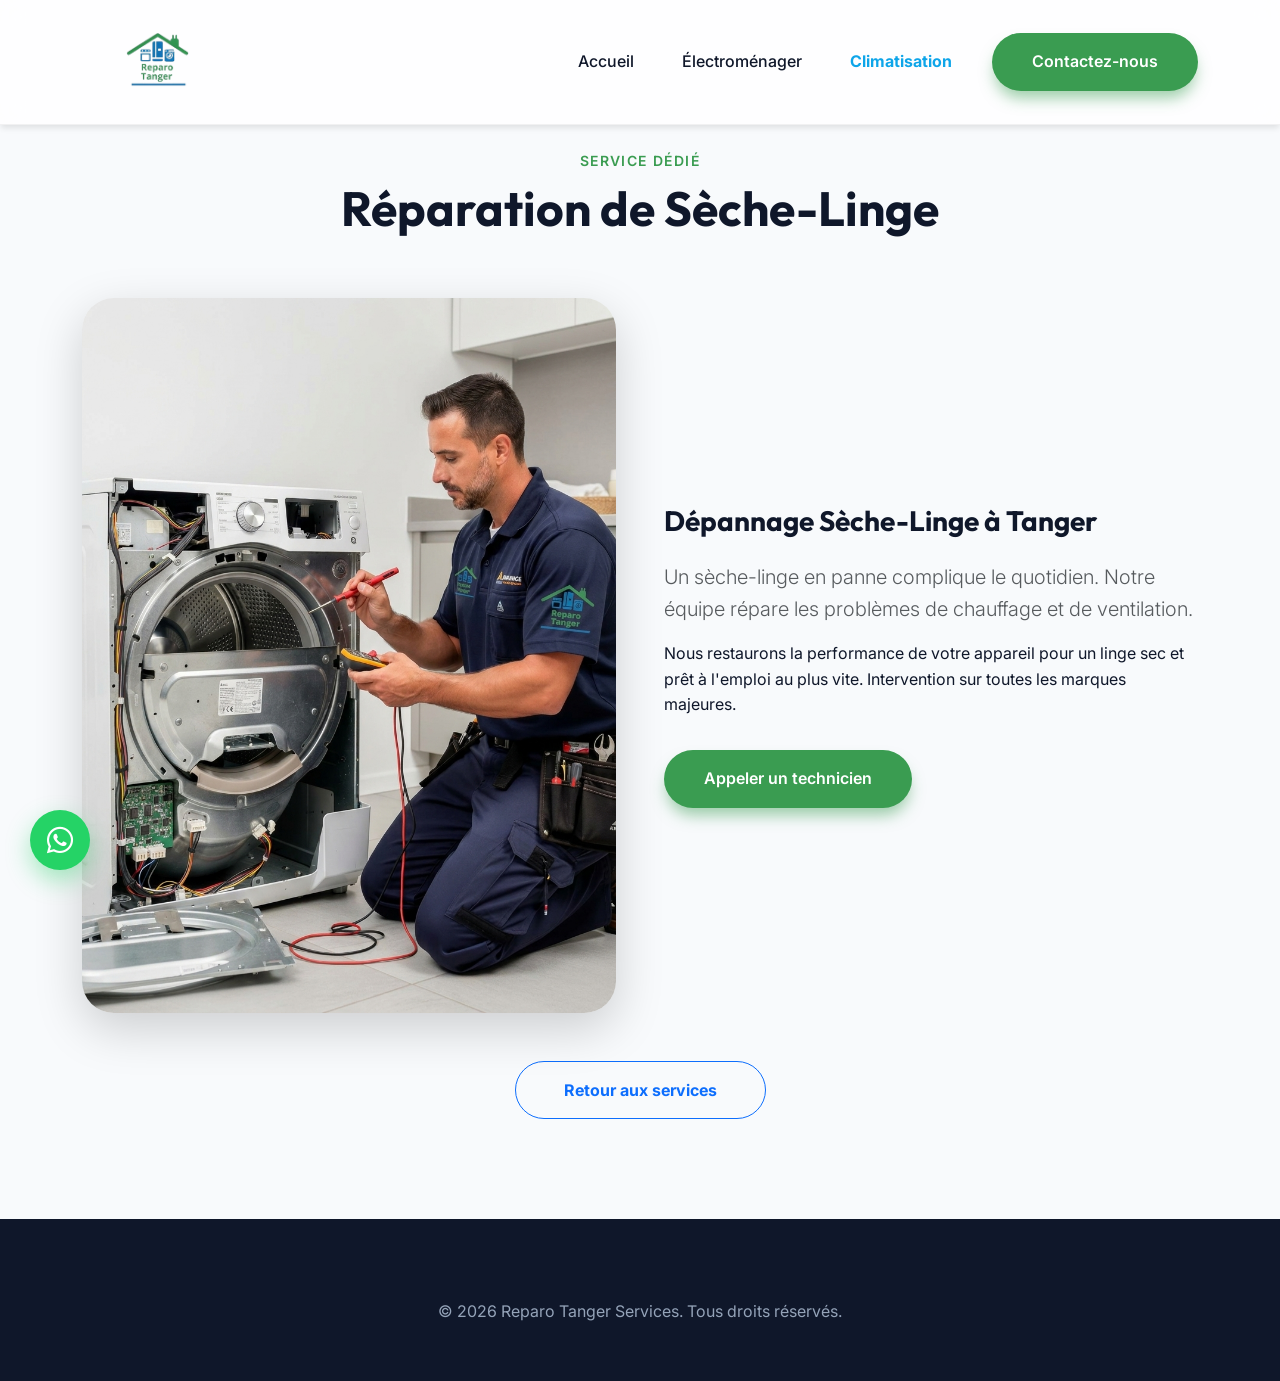
<file: service-seche-linge.html>
<!DOCTYPE html>
<html lang="fr">

<head>
    <meta charset="UTF-8">
    <meta name="viewport" content="width=device-width, initial-scale=1.0">
    <title>Réparation de Sèche-Linge | Reparo Tanger</title>
    <link href="https://cdn.jsdelivr.net/npm/bootstrap@5.3.0/dist/css/bootstrap.min.css" rel="stylesheet">
    <link rel="stylesheet" href="https://cdnjs.cloudflare.com/ajax/libs/font-awesome/6.4.0/css/all.min.css">
    <link rel="stylesheet" href="assets/css/style.css">
    <link rel="icon" type="image/png" href="assets/images/reparo-tanger-logo.png">
</head>

<body class="theme-repair">
    <nav class="navbar navbar-expand-lg navbar-custom fixed-top scrolled">
        <div class="container">
            <a class="navbar-brand d-flex align-items-center" href="reparation.html">
                <span class="brand-text-logo">Reparo<span>Tanger</span></span>
                <img src="assets/images/reparo-tanger-logo.png" alt="Reparo Tanger Logo" class="brand-image-logo">
            </a>
            <button class="navbar-toggler border-0" type="button" data-bs-toggle="collapse" data-bs-target="#navbarNav">
                <span class="navbar-toggler-icon"></span>
            </button>
            <div class="collapse navbar-collapse" id="navbarNav">
                <ul class="navbar-nav ms-auto align-items-center">
                    <li class="nav-item"><a class="nav-link" href="reparation.html">Accueil</a></li>
                    <li class="nav-item"><a class="nav-link" href="reparation.html#services">Électroménager</a></li>
                    <li class="nav-item"><a class="nav-link" href="index.html"
                            style="color: #0ea5e9 !important; font-weight: 700;">Climatisation</a></li>
                    <li class="nav-item ms-lg-3">
                        <a href="reparation.html#contact-us-section" class="btn-primary-custom">Contactez-nous</a>
                    </li>
                </ul>
            </div>
        </div>
    </nav>

    <main>
        <section class="services-section" style="padding-top: 150px;">
            <div class="container">
                <div class="section-header text-center">
                    <span>Service dédié</span>
                    <h2 class="section-title">Réparation de Sèche-Linge</h2>
                </div>

                <div class="row g-5 align-items-center mb-5">
                    <div class="col-lg-6">
                        <div class="hero-image-wrapper">
                            <img src="assets/images/seche-linge-img.jpeg" alt="Réparation sèche-linge"
                                class="img-fluid rounded-5 shadow-lg">
                        </div>
                    </div>
                    <div class="col-lg-6">
                        <h3 class="mb-4">Dépannage Sèche-Linge à Tanger</h3>
                        <p class="lead text-muted">Un sèche-linge en panne complique le quotidien. Notre équipe répare
                            les problèmes de chauffage et de ventilation.</p>
                        <p>Nous restaurons la performance de votre appareil pour un linge sec et prêt à l'emploi au plus
                            vite. Intervention sur toutes les marques majeures.</p>
                        <a href="tel:+212 660-548791" class="btn-primary-custom mt-3">Appeler un technicien</a>
                    </div>
                </div>

                <div class="text-center mt-5">
                    <a href="reparation.html#services"
                        class="btn btn-outline-primary rounded-pill px-5 py-3 fw-bold">Retour
                        aux services</a>
                </div>
            </div>
        </section>
    </main>

    <footer class="footer-section">
        <div class="container text-center">
            <p>&copy; 2026 Reparo Tanger Services. Tous droits réservés.</p>
        </div>
    </footer>
    <a href="https://wa.me/212660548791" class="whatsapp-float" target="_blank">
        <i class="fab fa-whatsapp"></i>
    </a>
    <script src="https://cdn.jsdelivr.net/npm/bootstrap@5.3.0/dist/js/bootstrap.bundle.min.js"></script>
</body>

</html>
</file>
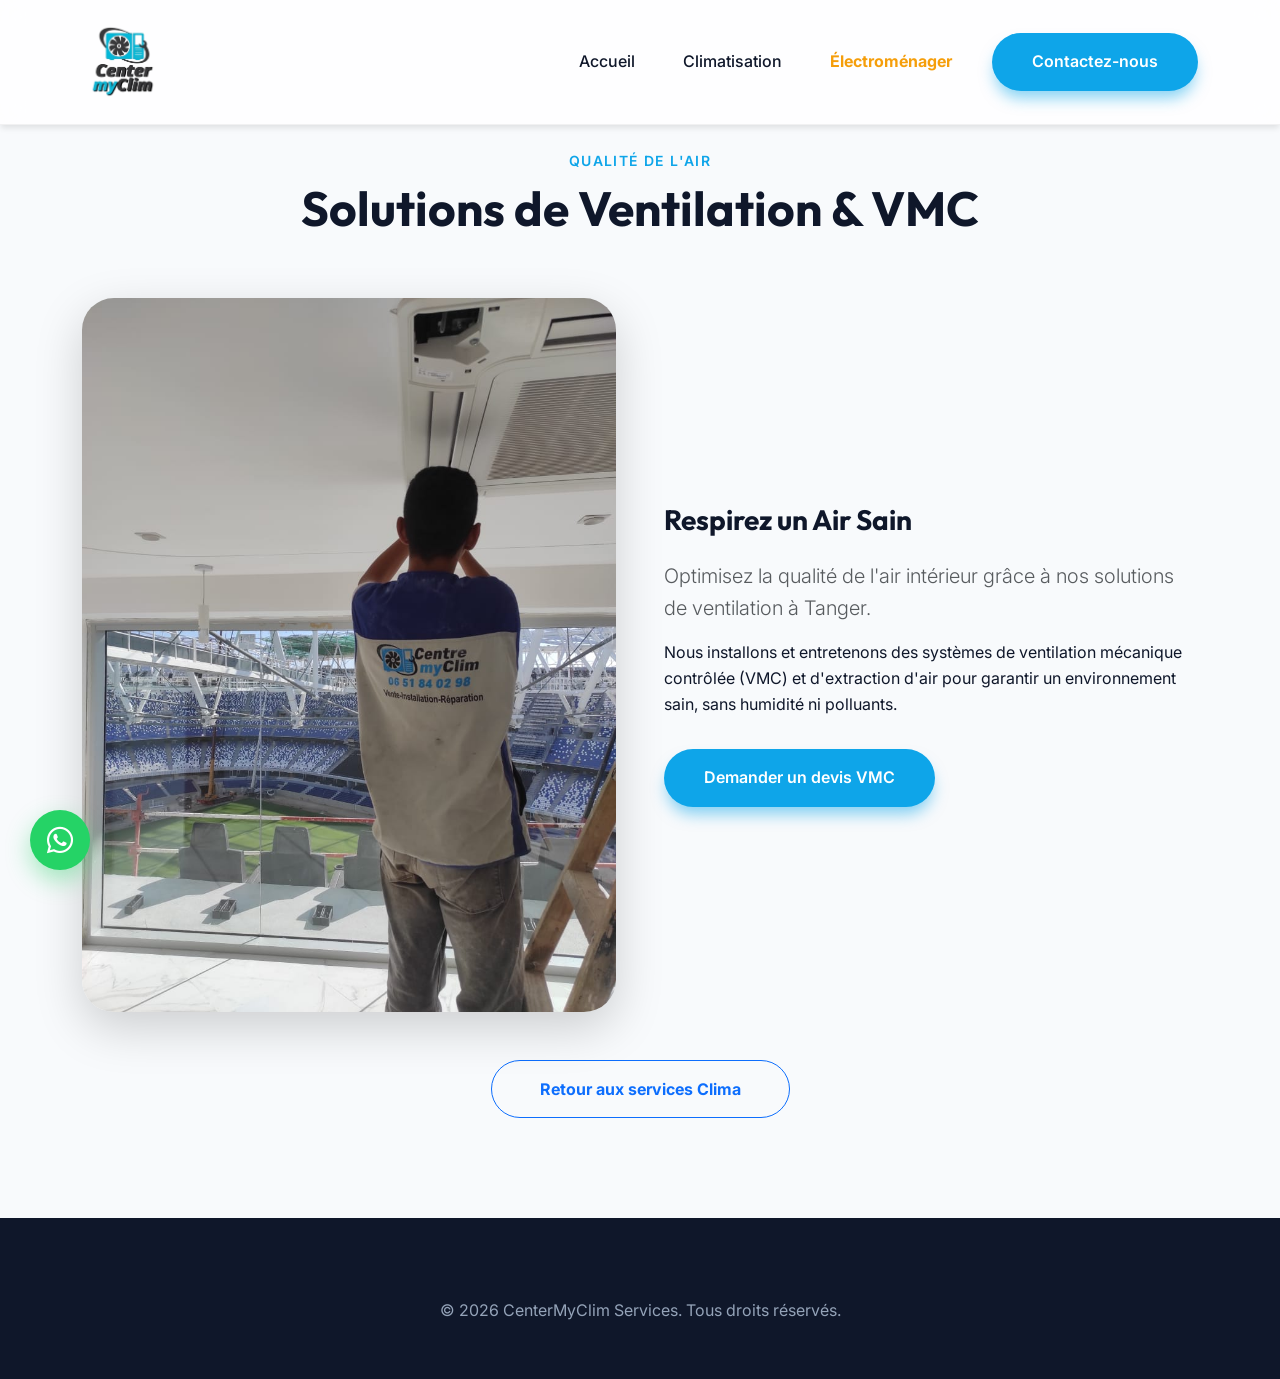
<file: service-ventilation.html>
<!DOCTYPE html>
<html lang="fr">

<head>
    <meta charset="UTF-8">
    <meta name="viewport" content="width=device-width, initial-scale=1.0">
    <title>Ventilation | CenterMyClim Tanger</title>
    <link href="https://cdn.jsdelivr.net/npm/bootstrap@5.3.0/dist/css/bootstrap.min.css" rel="stylesheet">
    <link rel="stylesheet" href="https://cdnjs.cloudflare.com/ajax/libs/font-awesome/6.4.0/css/all.min.css">
    <link rel="stylesheet" href="assets/css/style.css">
    <link rel="icon" type="image/png" href="assets/images/logo-climation.png">
    <link rel="apple-touch-icon" href="assets/images/logo-climation.png">
</head>

<body class="theme-clima">
    <nav class="navbar navbar-expand-lg navbar-custom fixed-top scrolled">
        <div class="container">
            <a class="navbar-brand d-flex align-items-center" href="index.html">
                <span class="brand-text-logo">Center<span>My</span>Clim</span>
                <img src="assets/images/logo-climation.png" alt="CenterMyClim Logo" class="brand-image-logo">
            </a>
            <button class="navbar-toggler border-0" type="button" data-bs-toggle="collapse" data-bs-target="#navbarNav">
                <span class="navbar-toggler-icon"></span>
            </button>
            <div class="collapse navbar-collapse" id="navbarNav">
                <ul class="navbar-nav ms-auto align-items-center">
                    <li class="nav-item"><a class="nav-link" href="index.html">Accueil</a></li>
                    <li class="nav-item"><a class="nav-link" href="index.html#services">Climatisation</a></li>
                    <li class="nav-item"><a class="nav-link" href="reparation.html"
                            style="color: #f59e0b !important; font-weight: 700;">Électroménager</a></li>
                    <li class="nav-item ms-lg-3">
                        <a href="index.html#contact-us-section" class="btn-primary-custom">Contactez-nous</a>
                    </li>
                </ul>
            </div>
        </div>
    </nav>

    <main>
        <section class="services-section" style="padding-top: 150px;">
            <div class="container">
                <div class="section-header text-center">
                    <span>Qualité de l'Air</span>
                    <h2 class="section-title">Solutions de Ventilation & VMC</h2>
                </div>

                <div class="row g-5 align-items-center mb-5">
                    <div class="col-lg-6">
                        <div class="hero-image-wrapper">
                            <img src="assets/images/Work-img/13.jpeg" alt="Service Ventilation"
                                class="img-fluid rounded-5 shadow-lg">
                        </div>
                    </div>
                    <div class="col-lg-6">
                        <h3 class="mb-4">Respirez un Air Sain</h3>
                        <p class="lead text-muted">Optimisez la qualité de l'air intérieur grâce à nos solutions de
                            ventilation à Tanger.</p>
                        <p>Nous installons et entretenons des systèmes de ventilation mécanique contrôlée (VMC) et
                            d'extraction d'air pour garantir un environnement sain, sans humidité ni polluants.</p>
                        <a href="tel:+212 660-548791" class="btn-primary-custom mt-3">Demander un devis VMC</a>
                    </div>
                </div>

                <div class="text-center mt-5">
                    <a href="index.html#services" class="btn btn-outline-primary rounded-pill px-5 py-3 fw-bold">Retour
                        aux services Clima</a>
                </div>
            </div>
        </section>
    </main>

    <footer class="footer-section">
        <div class="container text-center">
            <p>&copy; 2026 CenterMyClim Services. Tous droits réservés.</p>
        </div>
    </footer>
    <a href="https://wa.me/212660548791" class="whatsapp-float" target="_blank">
        <i class="fab fa-whatsapp"></i>
    </a>
    <script src="https://cdn.jsdelivr.net/npm/bootstrap@5.3.0/dist/js/bootstrap.bundle.min.js"></script>
</body>

</html>
</file>
<file: assets/css/style.css>
@import url('https://fonts.googleapis.com/css2?family=Inter:wght@400;500;600&family=Outfit:wght@600;700;800&display=swap');

:root {
    --primary: #f59e0b;
    /* Default Orange */
    --primary-dark: #d97706;
    --primary-glow: rgba(245, 158, 11, 0.5);
    --secondary: #6366f1;
    --accent: #0ea5e9;
    --bg-main: #ffffff;
    --bg-alt: #f8fafc;
    --text-main: #0f172a;
    --text-muted: #64748b;
    --text-white: #ffffff;
    --glass: rgba(255, 255, 255, 0.8);
    --glass-border: rgba(255, 255, 255, 0.2);
    --card-shadow: 0 10px 15px -3px rgba(0, 0, 0, 0.1), 0 4px 6px -2px rgba(0, 0, 0, 0.05);
    --card-shadow-hover: 0 20px 25px -5px rgba(0, 0, 0, 0.1), 0 10px 10px -5px rgba(0, 0, 0, 0.04);
    --transition: all 0.3s cubic-bezier(0.4, 0, 0.2, 1);
}

body.theme-clima {
    --primary: #0ea5e9;
    /* Blue for Clima */
    --primary-dark: #0284c7;
    --primary-glow: rgba(14, 165, 233, 0.5);
    --accent: #f59e0b;
}

body.theme-repair {
    --primary: #3a9c51;
    /* Green from logo */
    --primary-dark: #2d7a3f;
    --primary-glow: rgba(58, 156, 81, 0.5);
    --accent: #2d7fb9;
    /* Blue from logo */
}

* {
    margin: 0;
    padding: 0;
    box-sizing: border-box;
}

body {
    font-family: 'Inter', sans-serif;
    color: var(--text-main);
    background-color: var(--bg-main);
    line-height: 1.6;
    overflow-x: hidden;
}

h1,
h2,
h3,
h4,
h5,
h6 {
    font-family: 'Outfit', sans-serif;
    font-weight: 700;
}

/* Animations */
@keyframes fadeInUp {
    from {
        opacity: 0;
        transform: translateY(20px);
    }

    to {
        opacity: 1;
        transform: translateY(0);
    }
}

@keyframes float {
    0% {
        transform: translateY(0px);
    }

    50% {
        transform: translateY(-10px);
    }

    100% {
        transform: translateY(0px);
    }
}

.animate-fade-in {
    animation: fadeInUp 0.8s ease forwards;
}

/* Navbar */
.navbar-custom {
    padding: 1.25rem 0;
    transition: var(--transition);
    background: transparent;
}

.navbar-custom.scrolled {
    background: var(--glass);
    backdrop-filter: blur(12px);
    padding: 0.75rem 0;
    box-shadow: 0 4px 6px -1px rgba(0, 0, 0, 0.1);
    border-bottom: 1px solid rgba(0, 0, 0, 0.05);
}

.navbar-brand {
    font-size: 1.75rem;
    font-weight: 800;
    color: var(--text-main) !important;
    font-family: 'Outfit', sans-serif;
}

.navbar-brand .brand-image-logo {
    display: none;
    height: 65px;
    transition: var(--transition);
}

.navbar-brand .brand-text-logo {
    display: inline-block;
    transition: var(--transition);
}

.navbar-custom.scrolled .navbar-brand .brand-text-logo {
    display: none;
}

.navbar-custom.scrolled .navbar-brand .brand-image-logo {
    display: block;
}

.navbar-brand span {
    color: var(--primary);
}

.nav-link {
    font-weight: 500;
    color: var(--text-main) !important;
    margin: 0 1rem;
    position: relative;
}

.nav-link::after {
    content: '';
    position: absolute;
    bottom: -5px;
    left: 0;
    width: 0;
    height: 2px;
    background: var(--primary);
    transition: var(--transition);
}

.nav-link:hover::after {
    width: 100%;
}

/* Hero Section */
.hero-section {
    position: relative;
    padding: 180px 0 100px;
    background: radial-gradient(circle at top right, rgba(14, 165, 233, 0.1), transparent),
        radial-gradient(circle at bottom left, rgba(99, 102, 241, 0.1), transparent);
    min-height: 90vh;
    display: flex;
    align-items: center;
}

.hero-content h1 {
    font-size: clamp(2.5rem, 5vw, 4.5rem);
    line-height: 1.1;
    margin-bottom: 1.5rem;
    background: linear-gradient(135deg, var(--text-main) 0%, var(--primary) 100%);
    -webkit-background-clip: text;
    background-clip: text;
    -webkit-text-fill-color: transparent;

}

.hero-description {
    font-size: 1.25rem;
    color: var(--text-muted);
    max-width: 600px;
    margin-bottom: 2.5rem;
}

.hero-logo-large {
    max-width: 280px;
    height: auto;
    margin-bottom: 1.5rem;
    display: block;
    margin-left: auto;
    margin-right: auto;
}

@media (max-width: 991px) {
    .hero-logo-large {
        margin-left: auto;
        margin-right: auto;
        max-width: 280px;
    }
}

.btn-primary-custom {
    background: var(--primary);
    color: white;
    padding: 1rem 2.5rem;
    border-radius: 50px;
    font-weight: 600;
    border: none;
    box-shadow: 0 10px 15px -3px var(--primary-glow);
    transition: var(--transition);
    text-decoration: none;
    display: inline-block;
}

.btn-primary-custom:hover {
    transform: translateY(-3px);
    box-shadow: 0 20px 25px -5px var(--primary-glow);
    color: white;
}

.hero-image-wrapper {
    position: relative;
}

.hero-image-wrapper img {
    width: 100%;
    border-radius: 30px;
    box-shadow: 0 25px 50px -12px rgba(0, 0, 0, 0.25);
}

/* Services Section */
.services-section {
    padding: 100px 0;
    background: var(--bg-alt);
}

.section-header {
    margin-bottom: 60px;
}

.section-header span {
    color: var(--primary);
    text-transform: uppercase;
    letter-spacing: 0.1em;
    font-weight: 600;
    font-size: 0.875rem;
    display: block;
    margin-bottom: 0.5rem;
}

.section-title {
    font-size: clamp(2rem, 4vw, 3rem);
    color: var(--text-main);
}

.service-card {
    background-color: var(--bg-main);
    background-size: cover;
    background-position: center;
    border-radius: 24px;
    padding: 2.5rem 2rem;
    height: 100%;
    min-height: 320px;
    border: 1px solid rgba(0, 0, 0, 0.05);
    transition: var(--transition);
    position: relative;
    cursor: pointer;
    overflow: hidden;
    display: flex;
    flex-direction: column;
    justify-content: flex-end;
    z-index: 1;
}

.service-card::before {
    content: '';
    position: absolute;
    inset: 0;
    background: linear-gradient(180deg, rgba(15, 23, 42, 0.1) 0%, rgba(15, 23, 42, 0.9) 100%);
    z-index: -1;
    transition: var(--transition);
}

.service-card:hover {
    transform: translateY(-10px);
    box-shadow: var(--card-shadow-hover);
}

.service-card:hover::before {
    background: linear-gradient(180deg, rgba(15, 23, 42, 0.05) 0%, rgba(15, 23, 42, 0.95) 100%);
}

.service-icon {
    width: 60px;
    height: 60px;
    background: rgba(255, 255, 255, 0.15);
    color: white;
    backdrop-filter: blur(10px);
    border: 1px solid rgba(255, 255, 255, 0.2);
    border-radius: 16px;
    display: flex;
    align-items: center;
    justify-content: center;
    font-size: 1.5rem;
    margin-bottom: 1.5rem;
    transition: var(--transition);
}

.service-card:hover .service-icon {
    background: var(--primary);
    color: white;
    transform: rotate(10deg);
    border-color: var(--primary);
}

.service-card h3 {
    margin-bottom: 1rem;
    font-size: 1.5rem;
    color: white !important;
}

.service-card p {
    color: rgba(255, 255, 255, 0.85);
    font-size: 0.95rem;
    margin-bottom: 1.5rem;
}

.card-link {
    color: var(--primary) !important;
    text-decoration: none;
    font-weight: 600;
    display: flex;
    align-items: center;
    gap: 0.5rem;
}

.card-link i {
    transition: var(--transition);
}

.service-card:hover .card-link i {
    transform: translateX(5px);
}

/* Features Section */
.features-section {
    padding: 100px 0;
}

.feature-item {
    display: flex;
    gap: 1.5rem;
    margin-bottom: 2.5rem;
}

.feature-icon {
    flex-shrink: 0;
    width: 48px;
    height: 48px;
    background: var(--secondary);
    color: white;
    border-radius: 12px;
    display: flex;
    align-items: center;
    justify-content: center;
    font-size: 1.25rem;
}

/* Footer */
.footer-section {
    background: var(--text-main);
    color: #94a3b8;
    padding: 80px 0 40px;
}

.footer-brand {
    font-size: 2rem;
    font-weight: 800;
    color: white;
    margin-bottom: 1.5rem;
    display: block;
    text-decoration: none;
}

.footer-brand span {
    color: var(--primary);
}

.footer-section h4 {
    color: white;
    margin-bottom: 1.5rem;
}

.footer-links {
    list-style: none;
}

.footer-links li {
    margin-bottom: 0.75rem;
}

.footer-links a {
    color: #94a3b8;
    text-decoration: none;
    transition: var(--transition);
}

.footer-links a:hover {
    color: var(--primary);
    padding-left: 5px;
}

.social-links {
    display: flex;
    gap: 1rem;
}

.social-links a {
    width: 40px;
    height: 40px;
    background: rgba(255, 255, 255, 0.05);
    color: white;
    border-radius: 50%;
    display: flex;
    align-items: center;
    justify-content: center;
    transition: var(--transition);
    text-decoration: none;
}

.social-links a:hover {
    background: var(--primary);
    transform: translateY(-3px);
}

.footer-bottom {
    margin-top: 60px;
    padding-top: 30px;
    border-top: 1px solid rgba(255, 255, 255, 0.1);
    text-align: center;
}

/* Navbar Logo Zoom */
.navbar-brand img {
    height: 90px !important;
    transition: var(--transition);
}

.navbar-brand:hover img {
    transform: scale(1.1);
}

/* Mobile Menu Background */
@media (max-width: 991px) {
    .navbar-collapse {
        background: white;
        margin-top: 1rem;
        padding: 1.5rem;
        border-radius: 20px;
        box-shadow: 0 10px 30px rgba(0, 0, 0, 0.1);
        border: 1px solid rgba(0, 0, 0, 0.05);
    }

    body.theme-clima .navbar-collapse {
        border-top: 3px solid var(--primary);
    }

    body.theme-repair .navbar-collapse {
        border-top: 3px solid var(--primary);
    }

    .nav-link {
        margin: 0.5rem 0 !important;
        padding: 0.5rem 1rem !important;
    }

    /* Centering Hero Buttons on Mobile/Tablet */
    .hero-content {
        text-align: center;
    }

    .hero-content .d-flex {
        justify-content: center !important;
    }

    .hero-description {
        margin-left: auto !important;
        margin-right: auto !important;
    }
}

/* High Resolution & General Responsiveness */
@media (min-width: 1400px) {
    .container {
        max-width: 1320px;
    }
}

@media (min-width: 2000px) {
    .container {
        max-width: 1600px;
    }

    h1 {
        font-size: 5.5rem !important;
    }

    .hero-description {
        font-size: 1.5rem;
        max-width: 800px;
    }
}

/* Spacing and Polish */
.hero-section {
    overflow: hidden;
}

.hero-image-wrapper {
    z-index: 2;
}

/* Brand Slider */
.brands-section {
    padding: 80px 0;
    background: white;
    border-top: 1px solid rgba(0, 0, 0, 0.05);
    border-bottom: 1px solid rgba(0, 0, 0, 0.05);
    overflow: hidden;
}

.slider-container {
    width: 100%;
    overflow: hidden;
    position: relative;
}

.slider-container::before,
.slider-container::after {
    content: '';
    position: absolute;
    top: 0;
    width: 150px;
    height: 100%;
    z-index: 2;
}

.slider-container::before {
    left: 0;
    background: linear-gradient(to right, rgba(255, 255, 255, 1) 0%, rgba(255, 255, 255, 0) 100%);
}

.slider-container::after {
    right: 0;
    background: linear-gradient(to left, rgba(255, 255, 255, 1) 0%, rgba(255, 255, 255, 0) 100%);
}

.slider-track {
    display: flex;
    width: calc(300px * 22);
    /* Width of all duplicated items (11 * 2) */
    animation: scrollSlider 40s linear infinite;
    align-items: center;
}

.slider-track:hover {
    animation-play-state: paused;
}

.brand-item {
    width: 300px;
    display: flex;
    align-items: center;
    justify-content: center;
    padding: 0 40px;
}

.brand-item img {
    max-width: 100%;
    max-height: 90px;
    object-fit: contain;
    transition: var(--transition);
}

.brand-item:hover img {
    transform: scale(1.1);
}

@keyframes scrollSlider {
    0% {
        transform: translateX(0);
    }

    100% {
        transform: translateX(calc(-300px * 11));
    }
}

@media (max-width: 768px) {

    .slider-container::before,
    .slider-container::after {
        width: 50px;
    }

    .brand-item {
        width: 250px;
    }

    .slider-track {
        width: calc(250px * 22);
    }

    @keyframes scrollSlider {
        0% {
            transform: translateX(0);
        }

        100% {
            transform: translateX(calc(-250px * 11));
        }
    }
}

/* Float Animation for Badges */
@keyframes floatUp {
    0% {
        transform: translateY(0);
    }

    50% {
        transform: translateY(-15px);
    }

    100% {
        transform: translateY(0);
    }
}

.animate-float {
    animation: floatUp 4s ease-in-out infinite;
}

/* Contact Us Section */
.contact-us-section {
    padding: 80px 0;
    background: var(--bg-alt);
}

.map-container {
    border-radius: 20px;
    overflow: hidden;
    box-shadow: 0 10px 30px rgba(0, 0, 0, 0.08);
    height: 100%;
    min-height: 400px;
}

.contact-card {
    background: var(--bg-main);
    border-radius: 20px;
    padding: 1.5rem;
    box-shadow: 0 4px 20px rgba(0, 0, 0, 0.05);
    transition: var(--transition);
    border: 1px solid rgba(0, 0, 0, 0.02);
}

.contact-card:hover {
    transform: translateX(-5px);
    box-shadow: 0 10px 25px rgba(0, 0, 0, 0.1);
}

.contact-icon-box {
    width: 60px;
    height: 60px;
    background: var(--primary);
    color: white;
    border-radius: 16px;
    display: flex;
    align-items: center;
    justify-content: center;
    font-size: 1.5rem;
    flex-shrink: 0;
    box-shadow: 0 10px 20px var(--primary-glow);
}

/* Parallax CTA Section */
.cta-parallax-section {
    position: relative;
    padding: 120px 0;
    background-attachment: fixed;
    background-position: center;
    background-repeat: no-repeat;
    background-size: cover;
    color: white;
    text-align: center;
    margin: 60px 0;
}

/* Removed overlay */

.cta-parallax-section .container {
    position: relative;
    z-index: 2;
}

.cta-parallax-section .logo-parallax {
    max-width: 380px;
    height: auto;
    margin-bottom: 2rem;
    display: block;
    margin-left: auto;
    margin-right: auto;
}

.cta-parallax-section h2 {
    font-size: 3rem;
    font-weight: 800;
    margin-bottom: 1.5rem;
    color: white;
}

.cta-parallax-section p {
    font-size: 1.4rem;
    max-width: 800px;
    margin: 0 auto 2.5rem;
    opacity: 0.9;
    line-height: 1.8;
}

@media (max-width: 768px) {
    .cta-parallax-section {
        padding: 80px 0;
        background-attachment: scroll;
        /* Better performance on mobile */
    }

    .cta-parallax-section h2 {
        font-size: 2rem;
    }

    .cta-parallax-section p {
        font-size: 1.1rem;
    }
}

/* Removed Clima parallax overlay variation */

body.theme-clima .cta-parallax-section h2 {
    color: var(--text-main);
}

body.theme-clima .cta-parallax-section p {
    color: var(--text-muted);
    opacity: 1;
}

body.theme-clima .cta-parallax-section .btn-primary-custom {
    box-shadow: 0 10px 20px rgba(14, 165, 233, 0.3);
}

/* WhatsApp Floating Button */
.whatsapp-float {
    position: fixed;
    bottom: 30px;
    left: 30px;
    width: 60px;
    height: 60px;
    background-color: #25d366;
    color: white;
    border-radius: 50%;
    display: flex;
    align-items: center;
    justify-content: center;
    font-size: 30px;
    box-shadow: 0 10px 25px rgba(37, 211, 102, 0.4);
    z-index: 1000;
    text-decoration: none;
    transition: var(--transition);
    animation: floatUp 4s ease-in-out infinite;
}

.whatsapp-float:hover {
    background-color: #128c7e;
    color: white;
    transform: scale(1.1);
    box-shadow: 0 15px 30px rgba(37, 211, 102, 0.6);
}

@media (max-width: 768px) {
    .whatsapp-float {
        width: 50px;
        height: 50px;
        font-size: 25px;
        bottom: 20px;
        left: 20px;
    }
}

/* Work Slider Section */
.work-section {
    padding: 100px 0;
    background: var(--bg-alt);
    overflow: hidden;
}

.work-slider-container {
    width: 100%;
    overflow: hidden;
    position: relative;
    padding: 20px 0;
}

.work-slider-track {
    display: flex;
    width: calc(450px * 30);
    /* 15 images * 2 */
    animation: scrollWork 80s linear infinite;
}

.work-slider-track:hover {
    animation-play-state: paused;
}

.work-item {
    width: 450px;
    height: 320px;
    padding: 0 15px;
    flex-shrink: 0;
}

.work-item img {
    width: 100%;
    height: 100%;
    object-fit: cover;
    border-radius: 24px;
    box-shadow: 0 10px 30px rgba(0, 0, 0, 0.1);
    transition: var(--transition);
    border: 5px solid white;
}

.work-item:hover img {
    transform: translateY(-10px);
    box-shadow: 0 20px 40px rgba(0, 0, 0, 0.15);
    border-color: var(--primary);
}

@keyframes scrollWork {
    0% {
        transform: translateX(0);
    }

    100% {
        transform: translateX(calc(-450px * 15));
    }
}

@media (max-width: 768px) {
    .work-item {
        width: 320px;
        height: 240px;
    }

    .work-slider-track {
        width: calc(320px * 30);
    }

    @keyframes scrollWork {
        0% {
            transform: translateX(0);
        }

        100% {
            transform: translateX(calc(-320px * 15));
        }
    }
}
</file>
